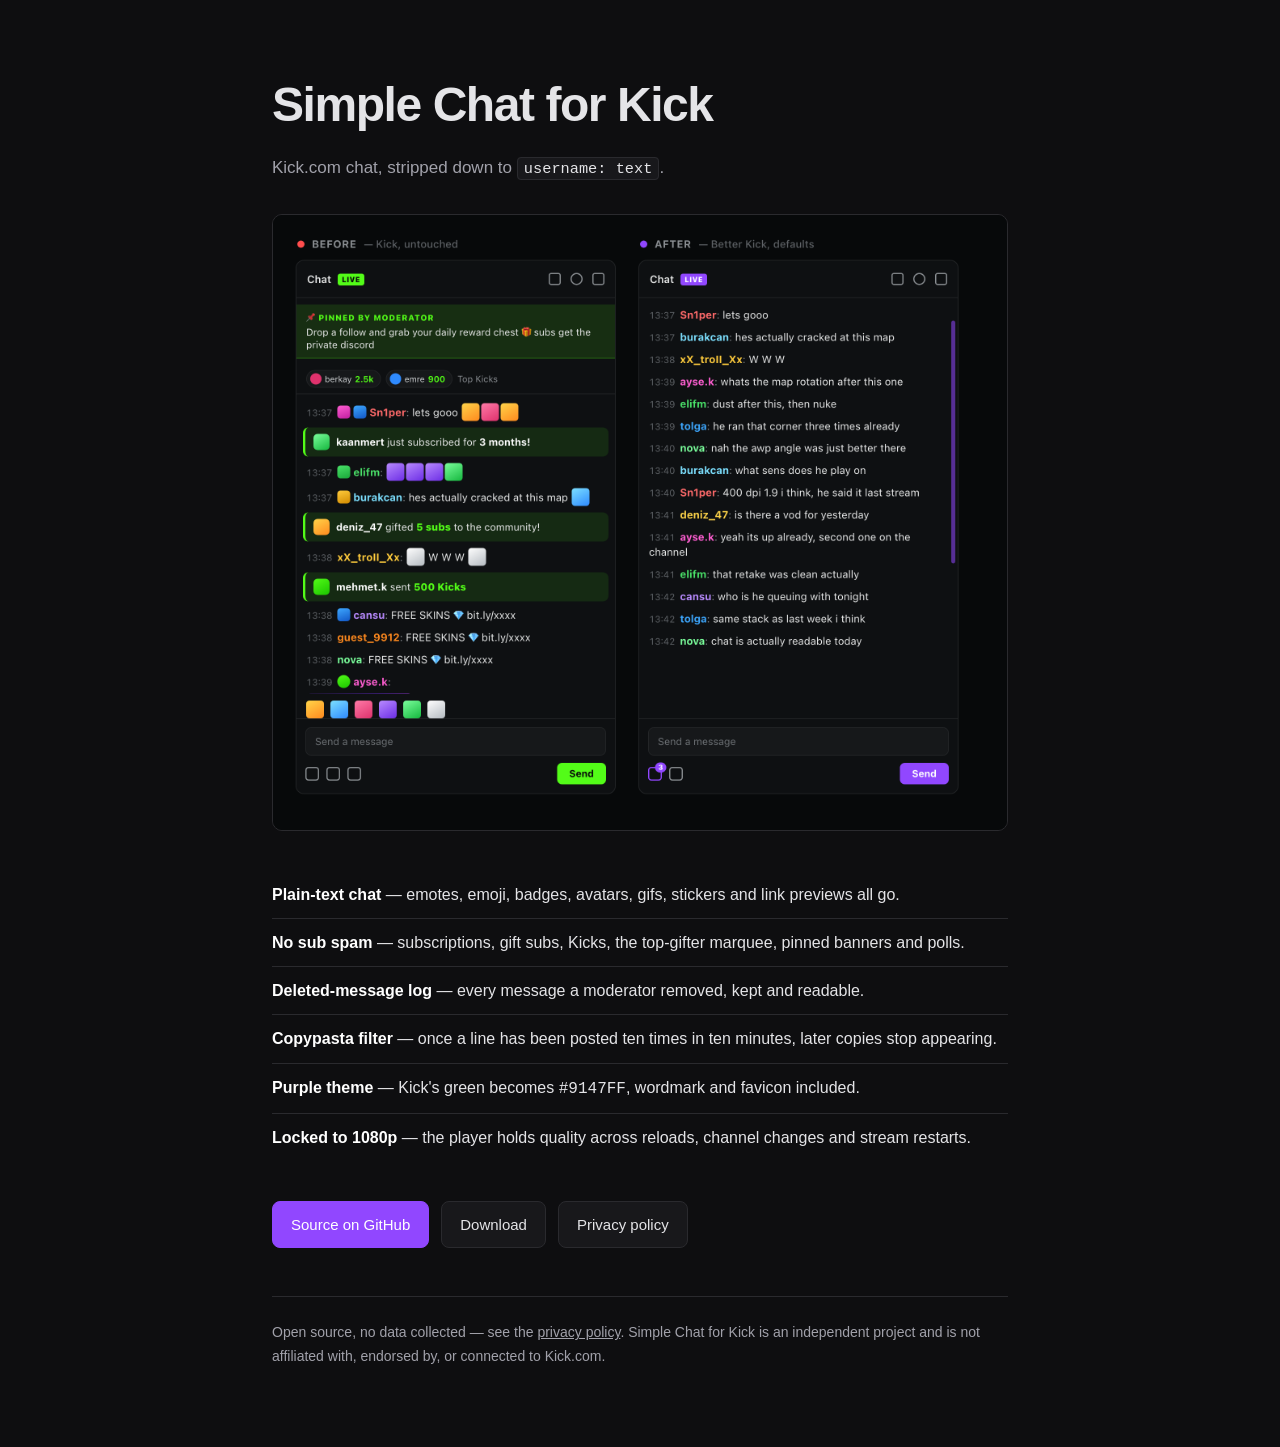
<file: docs/index.html>
<!DOCTYPE html>
<html lang="en">
<head>
<meta charset="utf-8">
<meta name="viewport" content="width=device-width, initial-scale=1">
<title>Simple Chat for Kick</title>
<meta name="description" content="Kick.com chat, stripped down to username: text. No emotes, no badges, no sub spam — plus a log of every deleted message.">
<link rel="icon" href="data:image/svg+xml,<svg xmlns='http://www.w3.org/2000/svg' viewBox='0 0 100 100'><rect width='100' height='100' rx='20' fill='%239147ff'/></svg>">
<style>
  :root {
    --bg: #0e0e10;
    --panel: #18181b;
    --line: #2a2a2e;
    --text: #e4e4e7;
    --muted: #a1a1aa;
    --accent: #9147ff;
  }
  * { box-sizing: border-box; }
  body {
    margin: 0;
    padding: 4rem 1.25rem 5rem;
    background: var(--bg);
    color: var(--text);
    font: 16px/1.7 -apple-system, BlinkMacSystemFont, "Segoe UI", Roboto, Helvetica, Arial, sans-serif;
    -webkit-font-smoothing: antialiased;
  }
  main { max-width: 46rem; margin: 0 auto; }
  a { color: var(--accent); }
  h1 {
    font-size: clamp(2rem, 7vw, 3rem);
    margin: 0 0 .5rem;
    letter-spacing: -.03em;
  }
  .tag { color: var(--muted); font-size: 1.0625rem; margin: 0 0 2rem; }
  .tag code {
    background: var(--panel);
    border: 1px solid var(--line);
    border-radius: 4px;
    padding: .1em .4em;
    font-family: ui-monospace, SFMono-Regular, Menlo, Consolas, monospace;
    font-size: .9em;
    color: var(--text);
  }
  .shot {
    display: block;
    width: 100%;
    height: auto;
    border: 1px solid var(--line);
    border-radius: 10px;
    margin: 0 0 2.5rem;
  }
  ul.features { list-style: none; padding: 0; margin: 0 0 2.5rem; }
  ul.features li {
    padding: .625rem 0;
    border-bottom: 1px solid var(--line);
  }
  ul.features li:last-child { border-bottom: 0; }
  ul.features strong { color: #fff; }
  .links { display: flex; flex-wrap: wrap; gap: .75rem; margin-bottom: 3rem; }
  .btn {
    display: inline-block;
    padding: .625rem 1.125rem;
    border-radius: 8px;
    border: 1px solid var(--line);
    background: var(--panel);
    color: var(--text);
    text-decoration: none;
    font-size: .9375rem;
  }
  .btn:hover { border-color: var(--accent); color: #fff; }
  .btn.primary { background: var(--accent); border-color: var(--accent); color: #fff; }
  .btn.primary:hover { background: #a970ff; border-color: #a970ff; }
  footer {
    padding-top: 1.5rem;
    border-top: 1px solid var(--line);
    color: var(--muted);
    font-size: .875rem;
  }
  footer a { color: var(--muted); }
  footer a:hover { color: var(--accent); }
</style>
</head>
<body>
<main>
  <h1>Simple Chat for Kick</h1>
  <p class="tag">Kick.com chat, stripped down to <code>username: text</code>.</p>

  <img class="shot" src="images/chat-before-after.png"
       alt="The same forty seconds of Kick chat, with and without Simple Chat for Kick. On the left, emotes, badges, sub events and copypasta crowd out roughly four real sentences. On the right, fifteen plain-text messages fit in the same space.">

  <ul class="features">
    <li><strong>Plain-text chat</strong> — emotes, emoji, badges, avatars, gifs, stickers and link previews all go.</li>
    <li><strong>No sub spam</strong> — subscriptions, gift subs, Kicks, the top-gifter marquee, pinned banners and polls.</li>
    <li><strong>Deleted-message log</strong> — every message a moderator removed, kept and readable.</li>
    <li><strong>Copypasta filter</strong> — once a line has been posted ten times in ten minutes, later copies stop appearing.</li>
    <li><strong>Purple theme</strong> — Kick's green becomes <code>#9147FF</code>, wordmark and favicon included.</li>
    <li><strong>Locked to 1080p</strong> — the player holds quality across reloads, channel changes and stream restarts.</li>
  </ul>

  <div class="links">
    <a class="btn primary" href="https://github.com/firatmelih/better-kick-chrome-extension">Source on GitHub</a>
    <a class="btn" href="https://github.com/firatmelih/better-kick-chrome-extension/releases/latest">Download</a>
    <a class="btn" href="privacy.html">Privacy policy</a>
  </div>

  <footer>
    Open source, no data collected — see the <a href="privacy.html">privacy policy</a>.
    Simple Chat for Kick is an independent project and is not affiliated with, endorsed by, or
    connected to Kick.com.
  </footer>
</main>
</body>
</html>
</file>
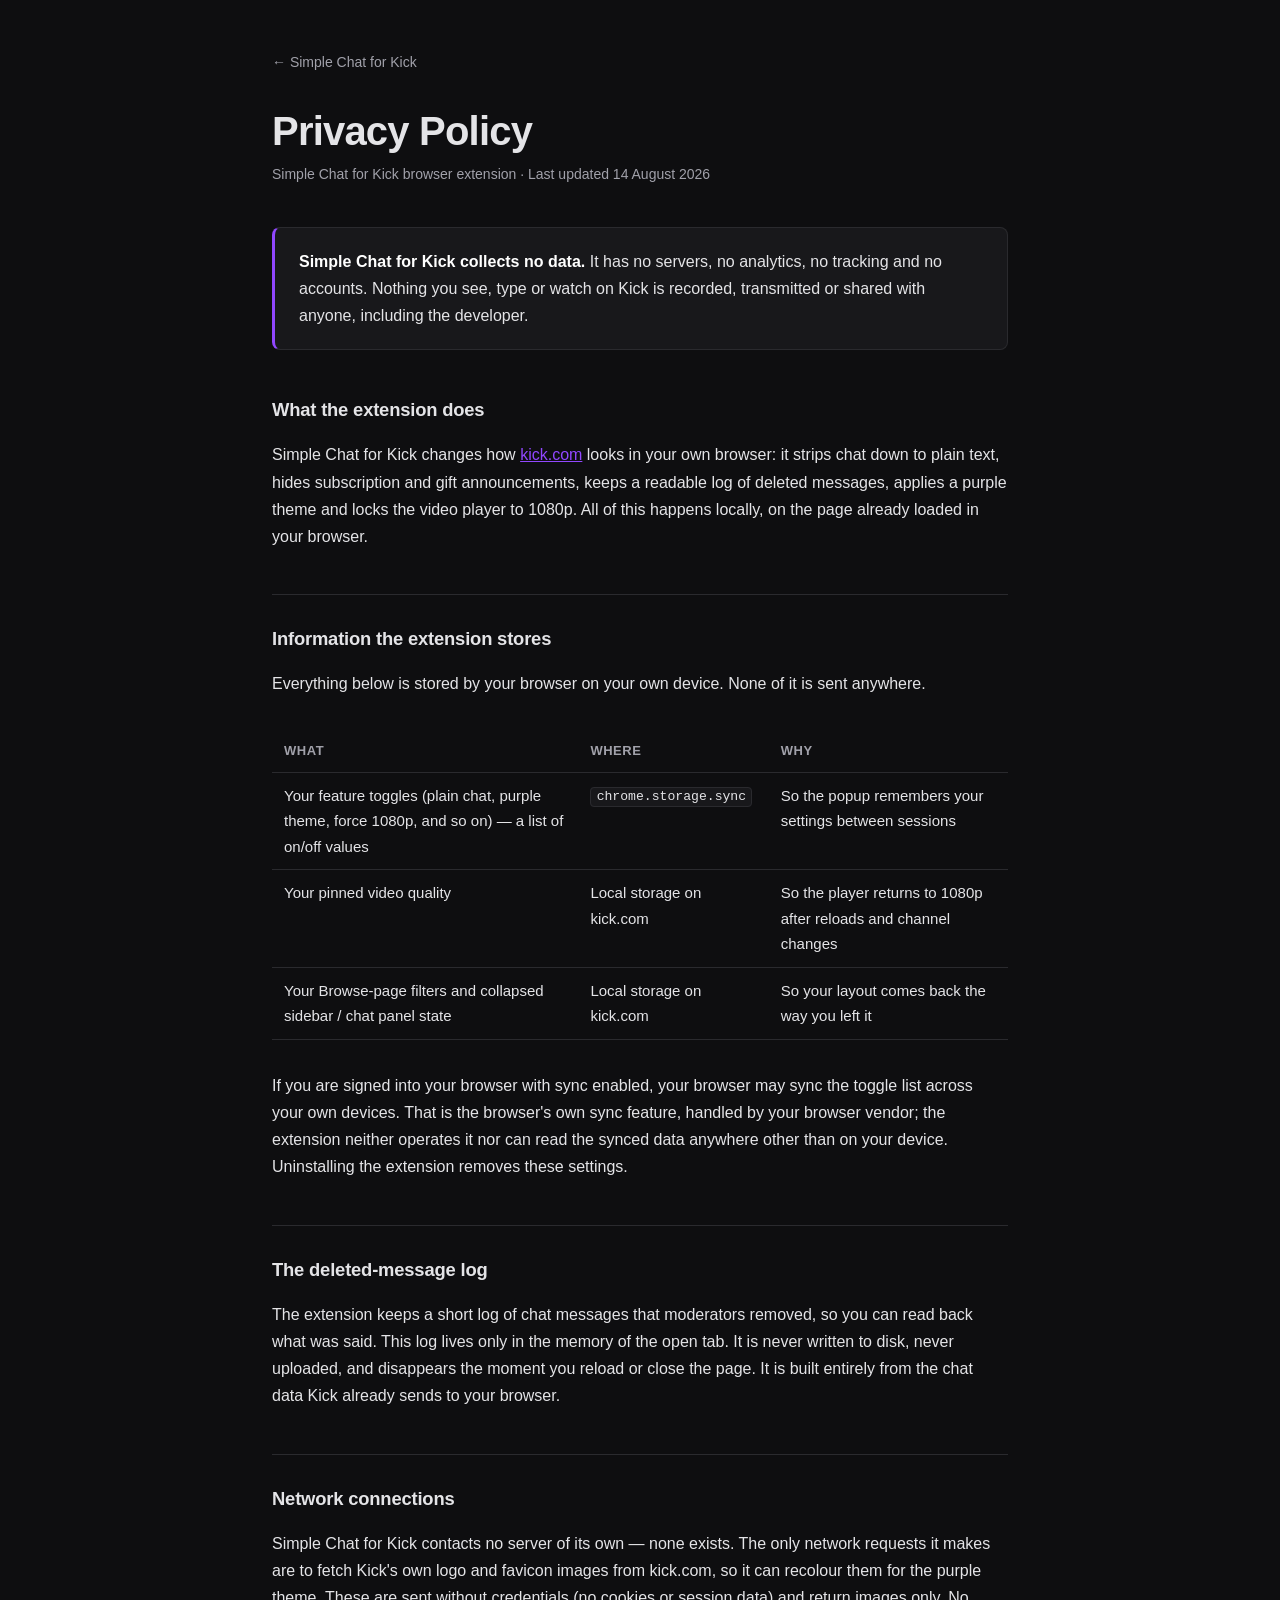
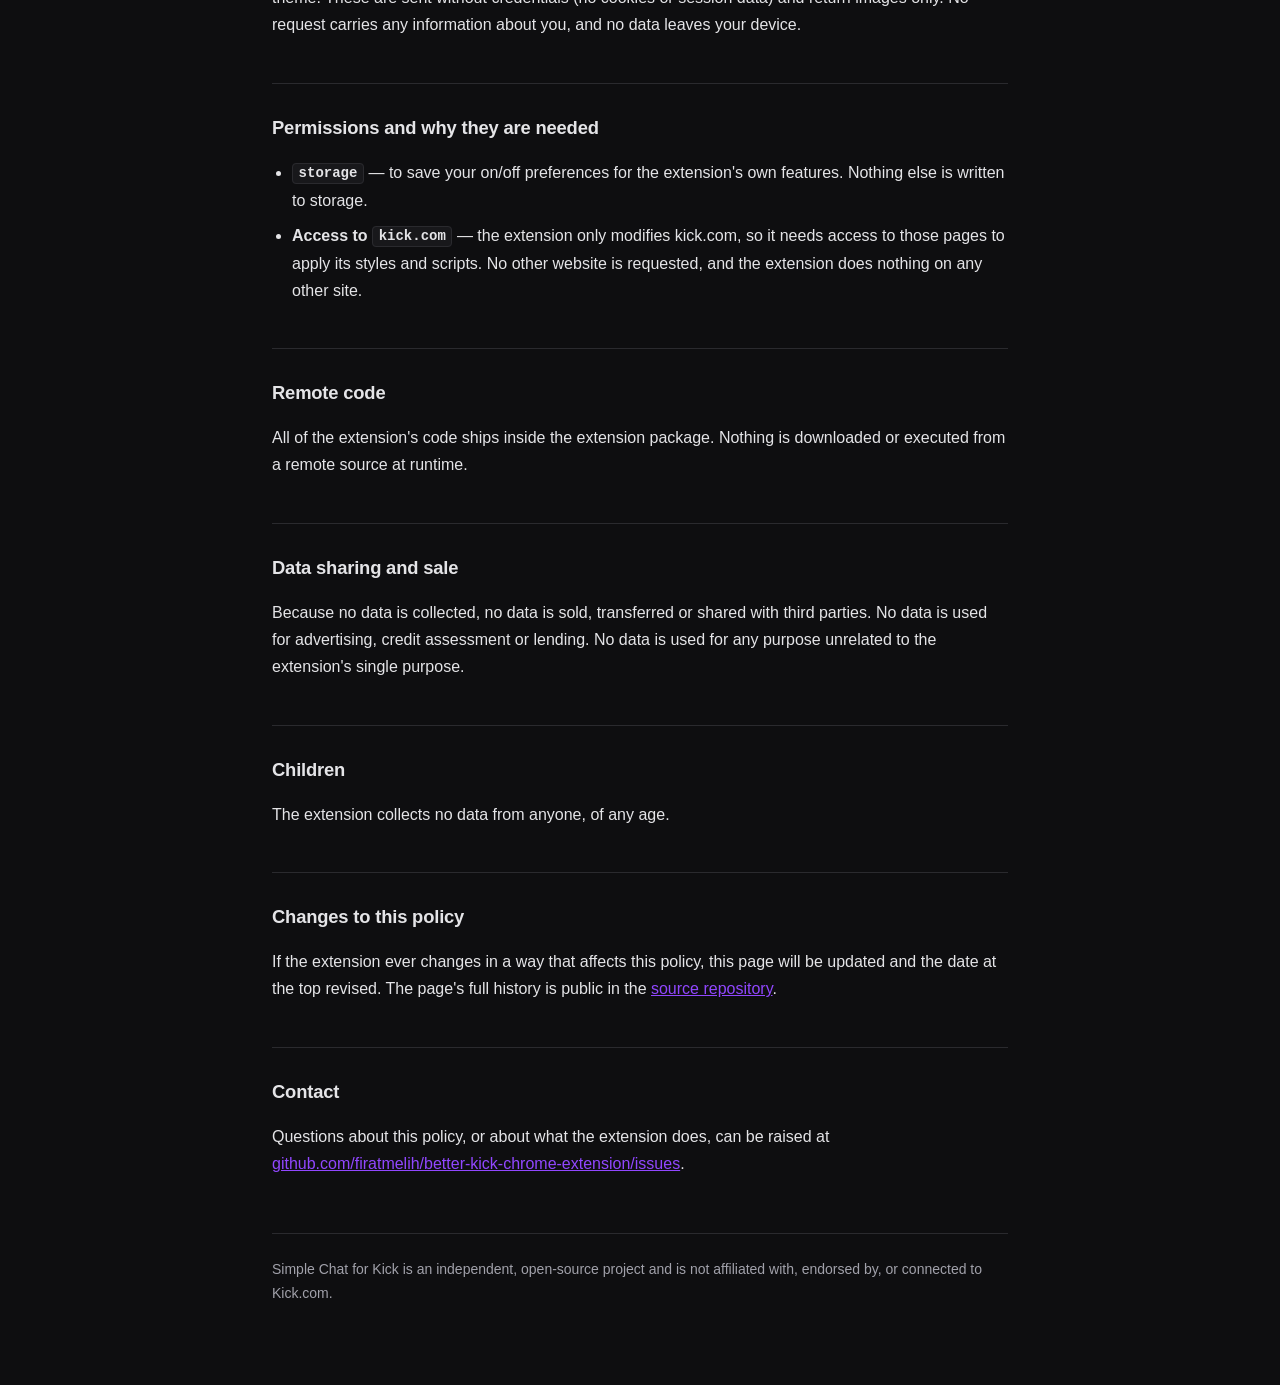
<file: docs/privacy.html>
<!DOCTYPE html>
<html lang="en">
<head>
<meta charset="utf-8">
<meta name="viewport" content="width=device-width, initial-scale=1">
<title>Privacy Policy — Simple Chat for Kick</title>
<meta name="description" content="Privacy policy for the Simple Chat for Kick browser extension. Simple Chat for Kick collects no data.">
<link rel="icon" href="data:image/svg+xml,<svg xmlns='http://www.w3.org/2000/svg' viewBox='0 0 100 100'><rect width='100' height='100' rx='20' fill='%239147ff'/></svg>">
<style>
  :root {
    --bg: #0e0e10;
    --panel: #18181b;
    --line: #2a2a2e;
    --text: #e4e4e7;
    --muted: #a1a1aa;
    --accent: #9147ff;
  }
  * { box-sizing: border-box; }
  body {
    margin: 0;
    padding: 3rem 1.25rem 5rem;
    background: var(--bg);
    color: var(--text);
    font: 16px/1.7 -apple-system, BlinkMacSystemFont, "Segoe UI", Roboto, Helvetica, Arial, sans-serif;
    -webkit-font-smoothing: antialiased;
  }
  main { max-width: 46rem; margin: 0 auto; }
  a { color: var(--accent); }
  a:hover { color: #a970ff; }
  .back {
    display: inline-block;
    margin-bottom: 2rem;
    font-size: .875rem;
    color: var(--muted);
    text-decoration: none;
  }
  .back:hover { color: var(--accent); }
  h1 {
    font-size: clamp(1.75rem, 5vw, 2.5rem);
    line-height: 1.2;
    margin: 0 0 .5rem;
    letter-spacing: -.02em;
  }
  .updated { color: var(--muted); font-size: .875rem; margin: 0 0 2.5rem; }
  h2 {
    font-size: 1.15rem;
    margin: 2.75rem 0 .75rem;
    padding-top: 1.75rem;
    border-top: 1px solid var(--line);
    letter-spacing: -.01em;
  }
  h2:first-of-type { border-top: 0; padding-top: 0; }
  p, li { color: var(--text); }
  ul { padding-left: 1.25rem; }
  li { margin-bottom: .5rem; }
  code {
    background: var(--panel);
    border: 1px solid var(--line);
    border-radius: 4px;
    padding: .1em .4em;
    font-family: ui-monospace, SFMono-Regular, Menlo, Consolas, monospace;
    font-size: .875em;
  }
  .lede {
    background: var(--panel);
    border: 1px solid var(--line);
    border-left: 3px solid var(--accent);
    border-radius: 8px;
    padding: 1.25rem 1.5rem;
    margin: 0 0 2.5rem;
  }
  .lede p { margin: 0; }
  .lede strong { color: #fff; }
  table {
    width: 100%;
    border-collapse: collapse;
    margin: 1rem 0;
    font-size: .9375rem;
  }
  th, td {
    text-align: left;
    padding: .625rem .75rem;
    border-bottom: 1px solid var(--line);
    vertical-align: top;
  }
  th { color: var(--muted); font-weight: 600; font-size: .8125rem; text-transform: uppercase; letter-spacing: .04em; }
  .wrap { overflow-x: auto; }
  footer {
    margin-top: 3.5rem;
    padding-top: 1.5rem;
    border-top: 1px solid var(--line);
    color: var(--muted);
    font-size: .875rem;
  }
</style>
</head>
<body>
<main>
  <a class="back" href="./">&larr; Simple Chat for Kick</a>

  <h1>Privacy Policy</h1>
  <p class="updated">Simple Chat for Kick browser extension · Last updated 14 August 2026</p>

  <div class="lede">
    <p><strong>Simple Chat for Kick collects no data.</strong> It has no servers, no analytics, no
    tracking and no accounts. Nothing you see, type or watch on Kick is recorded,
    transmitted or shared with anyone, including the developer.</p>
  </div>

  <h2>What the extension does</h2>
  <p>Simple Chat for Kick changes how <a href="https://kick.com" rel="noopener">kick.com</a> looks in
  your own browser: it strips chat down to plain text, hides subscription and gift
  announcements, keeps a readable log of deleted messages, applies a purple theme and locks
  the video player to 1080p. All of this happens locally, on the page already loaded in your
  browser.</p>

  <h2>Information the extension stores</h2>
  <p>Everything below is stored by your browser on your own device. None of it is sent
  anywhere.</p>
  <div class="wrap">
  <table>
    <thead>
      <tr><th>What</th><th>Where</th><th>Why</th></tr>
    </thead>
    <tbody>
      <tr>
        <td>Your feature toggles (plain chat, purple theme, force 1080p, and so on) — a list of on/off values</td>
        <td><code>chrome.storage.sync</code></td>
        <td>So the popup remembers your settings between sessions</td>
      </tr>
      <tr>
        <td>Your pinned video quality</td>
        <td>Local storage on kick.com</td>
        <td>So the player returns to 1080p after reloads and channel changes</td>
      </tr>
      <tr>
        <td>Your Browse-page filters and collapsed sidebar / chat panel state</td>
        <td>Local storage on kick.com</td>
        <td>So your layout comes back the way you left it</td>
      </tr>
    </tbody>
  </table>
  </div>
  <p>If you are signed into your browser with sync enabled, your browser may sync the
  toggle list across your own devices. That is the browser's own sync feature, handled by
  your browser vendor; the extension neither operates it nor can read the synced data
  anywhere other than on your device. Uninstalling the extension removes these settings.</p>

  <h2>The deleted-message log</h2>
  <p>The extension keeps a short log of chat messages that moderators removed, so you can
  read back what was said. This log lives only in the memory of the open tab. It is never
  written to disk, never uploaded, and disappears the moment you reload or close the page.
  It is built entirely from the chat data Kick already sends to your browser.</p>

  <h2>Network connections</h2>
  <p>Simple Chat for Kick contacts no server of its own — none exists. The only network requests it
  makes are to fetch Kick's own logo and favicon images from kick.com, so it can recolour
  them for the purple theme. These are sent without credentials (no cookies or session
  data) and return images only. No request carries any information about you, and no data
  leaves your device.</p>

  <h2>Permissions and why they are needed</h2>
  <ul>
    <li><strong><code>storage</code></strong> — to save your on/off preferences for the
    extension's own features. Nothing else is written to storage.</li>
    <li><strong>Access to <code>kick.com</code></strong> — the extension only modifies
    kick.com, so it needs access to those pages to apply its styles and scripts. No other
    website is requested, and the extension does nothing on any other site.</li>
  </ul>

  <h2>Remote code</h2>
  <p>All of the extension's code ships inside the extension package. Nothing is downloaded
  or executed from a remote source at runtime.</p>

  <h2>Data sharing and sale</h2>
  <p>Because no data is collected, no data is sold, transferred or shared with third
  parties. No data is used for advertising, credit assessment or lending. No data is used
  for any purpose unrelated to the extension's single purpose.</p>

  <h2>Children</h2>
  <p>The extension collects no data from anyone, of any age.</p>

  <h2>Changes to this policy</h2>
  <p>If the extension ever changes in a way that affects this policy, this page will be
  updated and the date at the top revised. The page's full history is public in the
  <a href="https://github.com/firatmelih/better-kick-chrome-extension" rel="noopener">source
  repository</a>.</p>

  <h2>Contact</h2>
  <p>Questions about this policy, or about what the extension does, can be raised at
  <a href="https://github.com/firatmelih/better-kick-chrome-extension/issues" rel="noopener">github.com/firatmelih/better-kick-chrome-extension/issues</a>.</p>

  <footer>
    Simple Chat for Kick is an independent, open-source project and is not affiliated with,
    endorsed by, or connected to Kick.com.
  </footer>
</main>
</body>
</html>
</file>
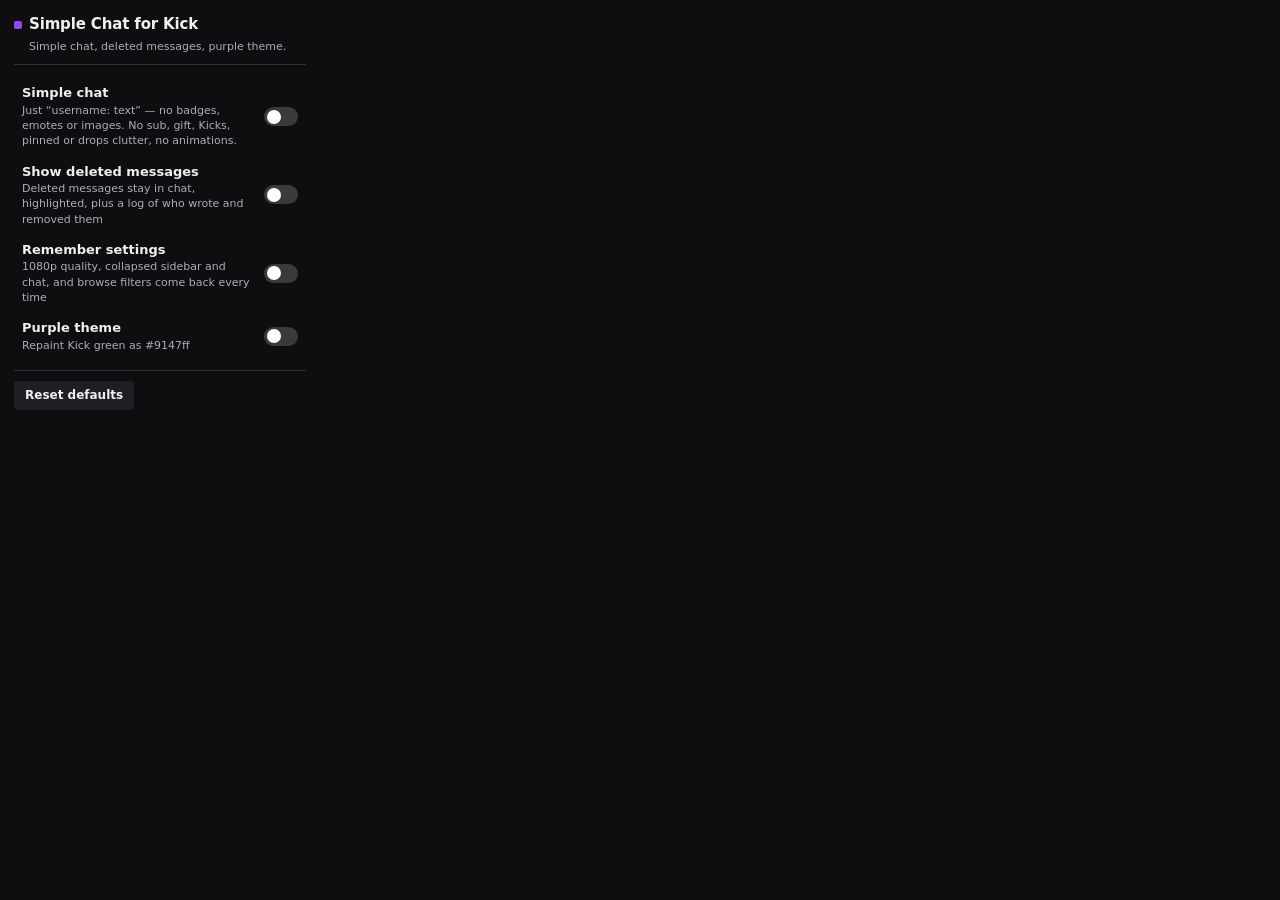
<file: src/popup.html>
<!DOCTYPE html>
<html lang="en">
  <head>
    <meta charset="utf-8" />
    <title>Simple Chat for Kick</title>
    <link rel="stylesheet" href="popup.css" />
  </head>
  <body>
    <header>
      <h1>Simple Chat for Kick</h1>
      <p class="sub">Simple chat, deleted messages, purple theme.</p>
    </header>

    <ul class="opts">
      <li>
        <label for="simpleChat">
          <span class="t">Simple chat</span>
          <span class="d">Just &ldquo;username: text&rdquo; &mdash; no badges, emotes or images. No sub, gift, Kicks, pinned or drops clutter, no animations.</span>
        </label>
        <input type="checkbox" id="simpleChat" />
      </li>
      <li>
        <label for="showDeleted">
          <span class="t">Show deleted messages</span>
          <span class="d">Deleted messages stay in chat, highlighted, plus a log of who wrote and removed them</span>
        </label>
        <input type="checkbox" id="showDeleted" />
      </li>
      <li>
        <label for="rememberSettings">
          <span class="t">Remember settings</span>
          <span class="d">1080p quality, collapsed sidebar and chat, and browse filters come back every time</span>
        </label>
        <input type="checkbox" id="rememberSettings" />
      </li>
      <li>
        <label for="purpleTheme">
          <span class="t">Purple theme</span>
          <span class="d">Repaint Kick green as #9147ff</span>
        </label>
        <input type="checkbox" id="purpleTheme" />
      </li>
    </ul>

    <footer>
      <button id="reset" type="button">Reset defaults</button>
      <span id="status" class="status"></span>
    </footer>

    <script src="popup.js"></script>
  </body>
</html>
</file>
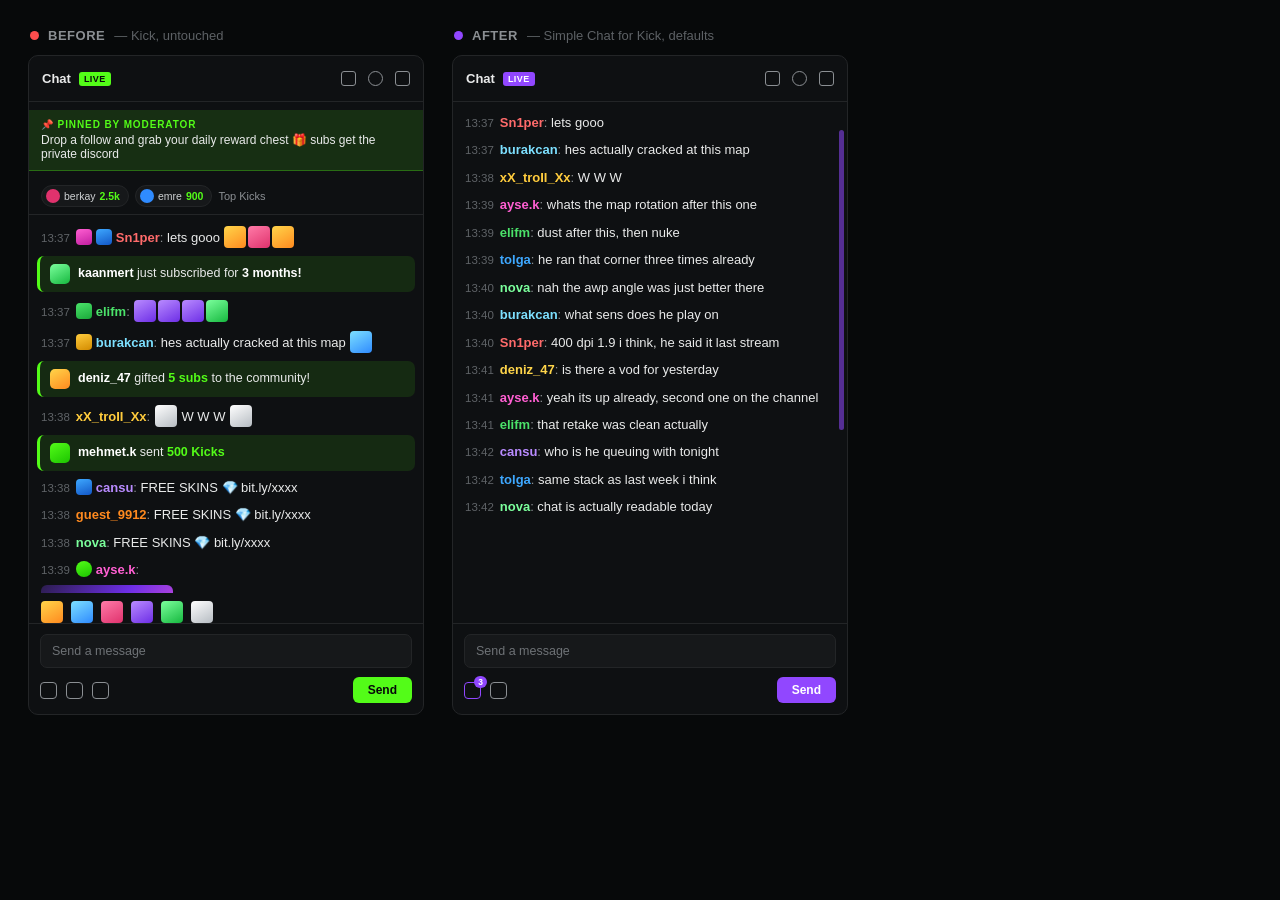
<file: docs/mockups/hero.html>
<!doctype html>
<html lang="en">
<head>
<meta charset="utf-8">
<link rel="stylesheet" href="chat.css">
</head>
<body>

<!-- ============================= BEFORE ============================= -->
<div class="wrap before-scope">
  <div class="caption before">
    <span class="dot"></span>Before
    <span class="note">— Kick, untouched</span>
  </div>

  <div class="panel">
    <div class="head">
      <span class="t">Chat</span>
      <span class="icons"><i></i><i class="round"></i><i></i></span>
    </div>

    <div class="list">
      <div class="pinned">
        <span class="lab">📌 Pinned by moderator</span>
        Drop a follow and grab your daily reward chest 🎁 subs get the private discord
      </div>

      <div class="kickbar">
        <span class="pill"><span class="av" style="background:#e0326d"></span>berkay <b style="color:#53fc18">2.5k</b></span>
        <span class="pill"><span class="av" style="background:#2f8bff"></span>emre <b style="color:#53fc18">900</b></span>
        <span>Top Kicks</span>
      </div>

      <div class="row">
        <span class="time">13:37</span><span class="badge vip"></span><span class="badge sub"></span><span class="name" style="color:#ff6b6b">Sn1per</span><span class="sep">: </span><span class="msg">lets gooo <span class="emote a"></span><span class="emote c"></span><span class="emote a"></span></span>
      </div>

      <div class="event sub">
        <span class="glyph"></span><span><b>kaanmert</b> just subscribed for <b>3 months!</b></span>
      </div>

      <div class="row">
        <span class="time">13:37</span><span class="badge mod"></span><span class="name" style="color:#4be36a">elifm</span><span class="sep">: </span><span class="msg"><span class="emote d"></span><span class="emote d"></span><span class="emote d"></span><span class="emote e"></span></span>
      </div>

      <div class="row">
        <span class="time">13:37</span><span class="badge og"></span><span class="name" style="color:#7de0ff">burakcan</span><span class="sep">: </span><span class="msg">hes actually cracked at this map <span class="emote b"></span></span>
      </div>

      <div class="event gift">
        <span class="glyph"></span><span><b>deniz_47</b> gifted <span class="amt">5 subs</span> to the community!</span>
      </div>

      <div class="row">
        <span class="time">13:38</span><span class="name" style="color:#ffcc3d">xX_troII_Xx</span><span class="sep">: </span><span class="msg"><span class="emote f"></span> W W W <span class="emote f"></span></span>
      </div>

      <div class="event kicks">
        <span class="glyph"></span><span><b>mehmet.k</b> sent <span class="amt">500 Kicks</span></span>
      </div>

      <div class="row">
        <span class="time">13:38</span><span class="badge sub"></span><span class="name" style="color:#b98bff">cansu</span><span class="sep">: </span><span class="msg">FREE SKINS 💎 bit.ly/xxxx</span>
      </div>

      <div class="row">
        <span class="time">13:38</span><span class="name" style="color:#ff8a1f">guest_9912</span><span class="sep">: </span><span class="msg">FREE SKINS 💎 bit.ly/xxxx</span>
      </div>

      <div class="row">
        <span class="time">13:38</span><span class="name" style="color:#7bff9c">nova</span><span class="sep">: </span><span class="msg">FREE SKINS 💎 bit.ly/xxxx</span>
      </div>

      <div class="row">
        <span class="time">13:39</span><span class="badge verif"></span><span class="name" style="color:#ff5fd2">ayse.k</span><span class="sep">: </span><span class="msg"><span class="gif"></span></span>
      </div>
    </div>

    <div class="quickemotes">
      <span class="emote a"></span><span class="emote b"></span><span class="emote c"></span>
      <span class="emote d"></span><span class="emote e"></span><span class="emote f"></span>
    </div>

    <div class="foot">
      <div class="box">Send a message</div>
      <div class="tools">
        <span class="ico"></span><span class="ico"></span><span class="ico"></span>
        <span class="spacer"></span>
        <span class="send">Send</span>
      </div>
    </div>
  </div>
</div>

<!-- ============================= AFTER ============================= -->
<div class="wrap after-scope">
  <div class="caption after">
    <span class="dot"></span>After
    <span class="note">— Simple Chat for Kick, defaults</span>
  </div>

  <div class="panel">
    <div class="scrollbar"></div>

    <div class="head">
      <span class="t">Chat</span>
      <span class="icons"><i></i><i class="round"></i><i></i></span>
    </div>

    <div class="list">
      <div class="row">
        <span class="time">13:37</span><span class="name" style="color:#ff6b6b">Sn1per</span><span class="sep">: </span><span class="msg">lets gooo</span>
      </div>
      <div class="row">
        <span class="time">13:37</span><span class="name" style="color:#7de0ff">burakcan</span><span class="sep">: </span><span class="msg">hes actually cracked at this map</span>
      </div>
      <div class="row">
        <span class="time">13:38</span><span class="name" style="color:#ffcc3d">xX_troII_Xx</span><span class="sep">: </span><span class="msg">W W W</span>
      </div>
      <div class="row">
        <span class="time">13:39</span><span class="name" style="color:#ff5fd2">ayse.k</span><span class="sep">: </span><span class="msg">whats the map rotation after this one</span>
      </div>
      <div class="row">
        <span class="time">13:39</span><span class="name" style="color:#4be36a">elifm</span><span class="sep">: </span><span class="msg">dust after this, then nuke</span>
      </div>
      <div class="row">
        <span class="time">13:39</span><span class="name" style="color:#3ea8ff">tolga</span><span class="sep">: </span><span class="msg">he ran that corner three times already</span>
      </div>
      <div class="row">
        <span class="time">13:40</span><span class="name" style="color:#7bff9c">nova</span><span class="sep">: </span><span class="msg">nah the awp angle was just better there</span>
      </div>
      <div class="row">
        <span class="time">13:40</span><span class="name" style="color:#7de0ff">burakcan</span><span class="sep">: </span><span class="msg">what sens does he play on</span>
      </div>
      <div class="row">
        <span class="time">13:40</span><span class="name" style="color:#ff6b6b">Sn1per</span><span class="sep">: </span><span class="msg">400 dpi 1.9 i think, he said it last stream</span>
      </div>
      <div class="row">
        <span class="time">13:41</span><span class="name" style="color:#ffd54a">deniz_47</span><span class="sep">: </span><span class="msg">is there a vod for yesterday</span>
      </div>
      <div class="row">
        <span class="time">13:41</span><span class="name" style="color:#ff5fd2">ayse.k</span><span class="sep">: </span><span class="msg">yeah its up already, second one on the channel</span>
      </div>
      <div class="row">
        <span class="time">13:41</span><span class="name" style="color:#4be36a">elifm</span><span class="sep">: </span><span class="msg">that retake was clean actually</span>
      </div>
      <div class="row">
        <span class="time">13:42</span><span class="name" style="color:#b98bff">cansu</span><span class="sep">: </span><span class="msg">who is he queuing with tonight</span>
      </div>
      <div class="row">
        <span class="time">13:42</span><span class="name" style="color:#3ea8ff">tolga</span><span class="sep">: </span><span class="msg">same stack as last week i think</span>
      </div>
      <div class="row">
        <span class="time">13:42</span><span class="name" style="color:#7bff9c">nova</span><span class="sep">: </span><span class="msg">chat is actually readable today</span>
      </div>
    </div>

    <div class="foot">
      <div class="box">Send a message</div>
      <div class="tools">
        <span class="trash"></span><span class="ico"></span>
        <span class="spacer"></span>
        <span class="send">Send</span>
      </div>
    </div>
  </div>
</div>

</body>
</html>
</file>
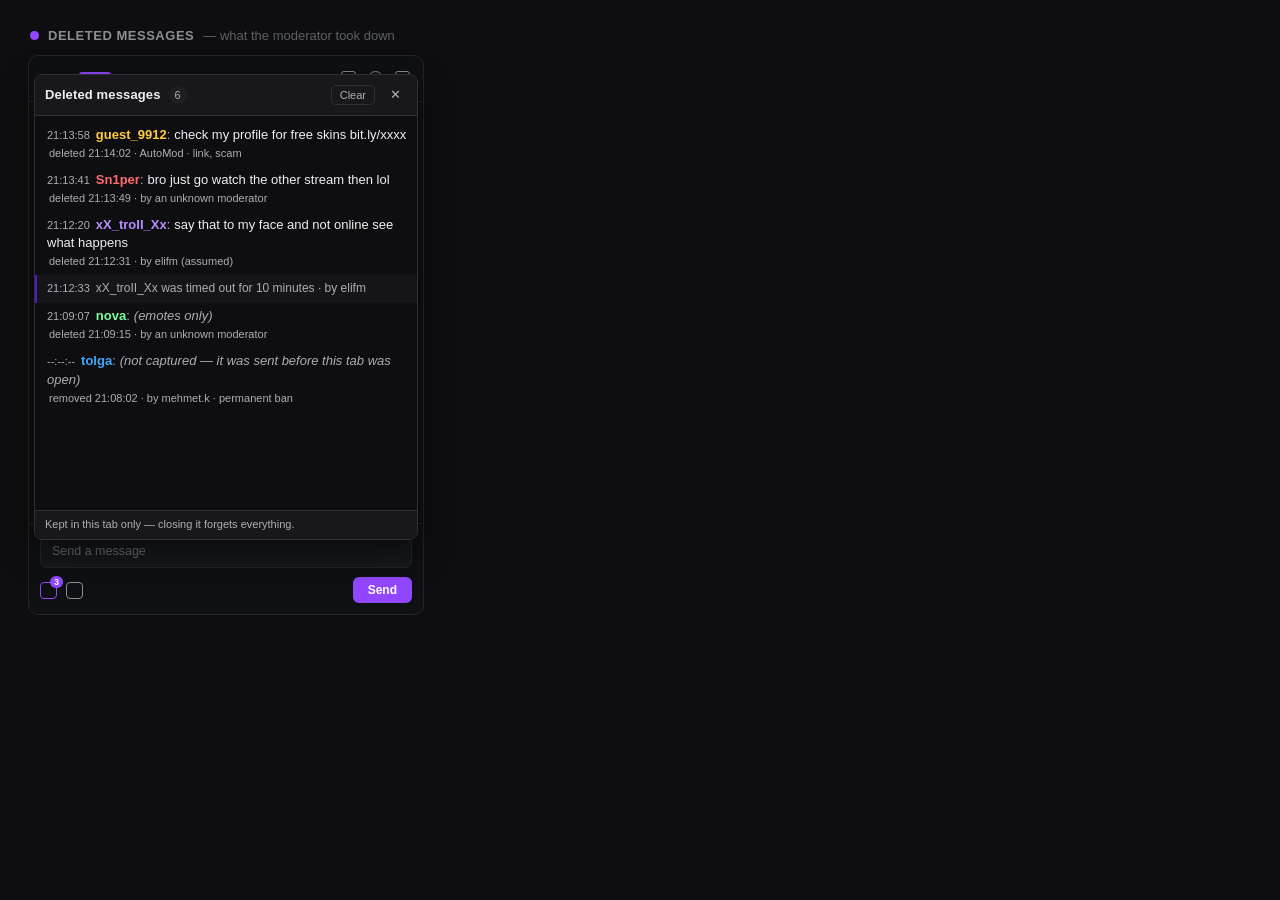
<file: docs/mockups/log.html>
<!doctype html>
<!-- The deleted-messages window, built from the extension's real markup and
     its real stylesheet (src/kick.css) — only the entries are invented. -->
<html lang="en" data-bpk-theme="on" data-bpk-anim="on">
<head>
<meta charset="utf-8">
<link rel="stylesheet" href="chat.css">
<link rel="stylesheet" href="../../src/kick.css">
<style>
  body { display: block; width: 452px; } .panel { height: 560px; }
  .bpk-log { font-family: -apple-system, "SF Pro Text", "Helvetica Neue", Arial, sans-serif; }
  .stage { position: relative; }
</style>
</head>
<body class="after-scope">

<div class="wrap">
  <div class="caption after">
    <span class="dot"></span>Deleted messages
    <span class="note">— what the moderator took down</span>
  </div>

  <div class="stage">
    <div class="panel">
      <div class="head">
        <span class="t">Chat</span>
        <span class="icons"><i></i><i class="round"></i><i></i></span>
      </div>
      <div class="list">
        <div class="row"><span class="time">21:14</span><span class="name" style="color:#7de0ff">burakcan</span><span class="sep">: </span><span class="msg">wait what did he just say</span></div>
        <div class="row"><span class="time">21:14</span><span class="name" style="color:#ff5fd2">ayse.k</span><span class="sep">: </span><span class="msg">mods are quick today</span></div>
      </div>
      <div class="foot">
        <div class="box">Send a message</div>
        <div class="tools">
          <span class="trash"></span><span class="ico"></span>
          <span class="spacer"></span>
          <span class="send">Send</span>
        </div>
      </div>
    </div>

    <!-- .bpk-log, exactly as content.js builds it -->
    <div class="bpk-log bpk-on" style="left:34px; top:74px; width:384px; height:466px;">
      <div class="bpk-log-head">
        <span class="bpk-log-title">Deleted messages</span>
        <span class="bpk-log-n">6</span>
        <button class="bpk-log-clear">Clear</button>
        <button class="bpk-log-x">&#10005;</button>
      </div>

      <div class="bpk-log-body">
        <div class="bpk-log-row">
          <div class="bpk-log-msg">
            <span class="bpk-log-time">21:13:58</span><span class="bpk-log-user" style="color:#ffcc3d">guest_9912</span><span class="bpk-log-sep">:</span><span class="bpk-log-text">check my profile for free skins bit.ly/xxxx</span>
          </div>
          <div class="bpk-log-meta">deleted 21:14:02 &middot; AutoMod &middot; link, scam</div>
        </div>

        <div class="bpk-log-row">
          <div class="bpk-log-msg">
            <span class="bpk-log-time">21:13:41</span><span class="bpk-log-user" style="color:#ff6b6b">Sn1per</span><span class="bpk-log-sep">:</span><span class="bpk-log-text">bro just go watch the other stream then lol</span>
          </div>
          <div class="bpk-log-meta">deleted 21:13:49 &middot; by an unknown moderator</div>
        </div>

        <div class="bpk-log-row">
          <div class="bpk-log-msg">
            <span class="bpk-log-time">21:12:20</span><span class="bpk-log-user" style="color:#b98bff">xX_troII_Xx</span><span class="bpk-log-sep">:</span><span class="bpk-log-text">say that to my face and not online see what happens</span>
          </div>
          <div class="bpk-log-meta">deleted 21:12:31 &middot; by elifm (assumed)</div>
        </div>

        <div class="bpk-log-row bpk-log-notice">
          <div class="bpk-log-msg">
            <span class="bpk-log-time">21:12:33</span><span class="bpk-log-say">xX_troII_Xx was timed out for 10 minutes &middot; by elifm</span>
          </div>
        </div>

        <div class="bpk-log-row">
          <div class="bpk-log-msg">
            <span class="bpk-log-time">21:09:07</span><span class="bpk-log-user" style="color:#7bff9c">nova</span><span class="bpk-log-sep">:</span><span class="bpk-log-text bpk-log-dim">(emotes only)</span>
          </div>
          <div class="bpk-log-meta">deleted 21:09:15 &middot; by an unknown moderator</div>
        </div>

        <div class="bpk-log-row">
          <div class="bpk-log-msg">
            <span class="bpk-log-time">--:--:--</span><span class="bpk-log-user" style="color:#3ea8ff">tolga</span><span class="bpk-log-sep">:</span><span class="bpk-log-text bpk-log-dim">(not captured — it was sent before this tab was open)</span>
          </div>
          <div class="bpk-log-meta">removed 21:08:02 &middot; by mehmet.k &middot; permanent ban</div>
        </div>
      </div>

      <div class="bpk-log-foot">Kept in this tab only — closing it forgets everything.</div>
    </div>
  </div>
</div>

</body>
</html>
</file>
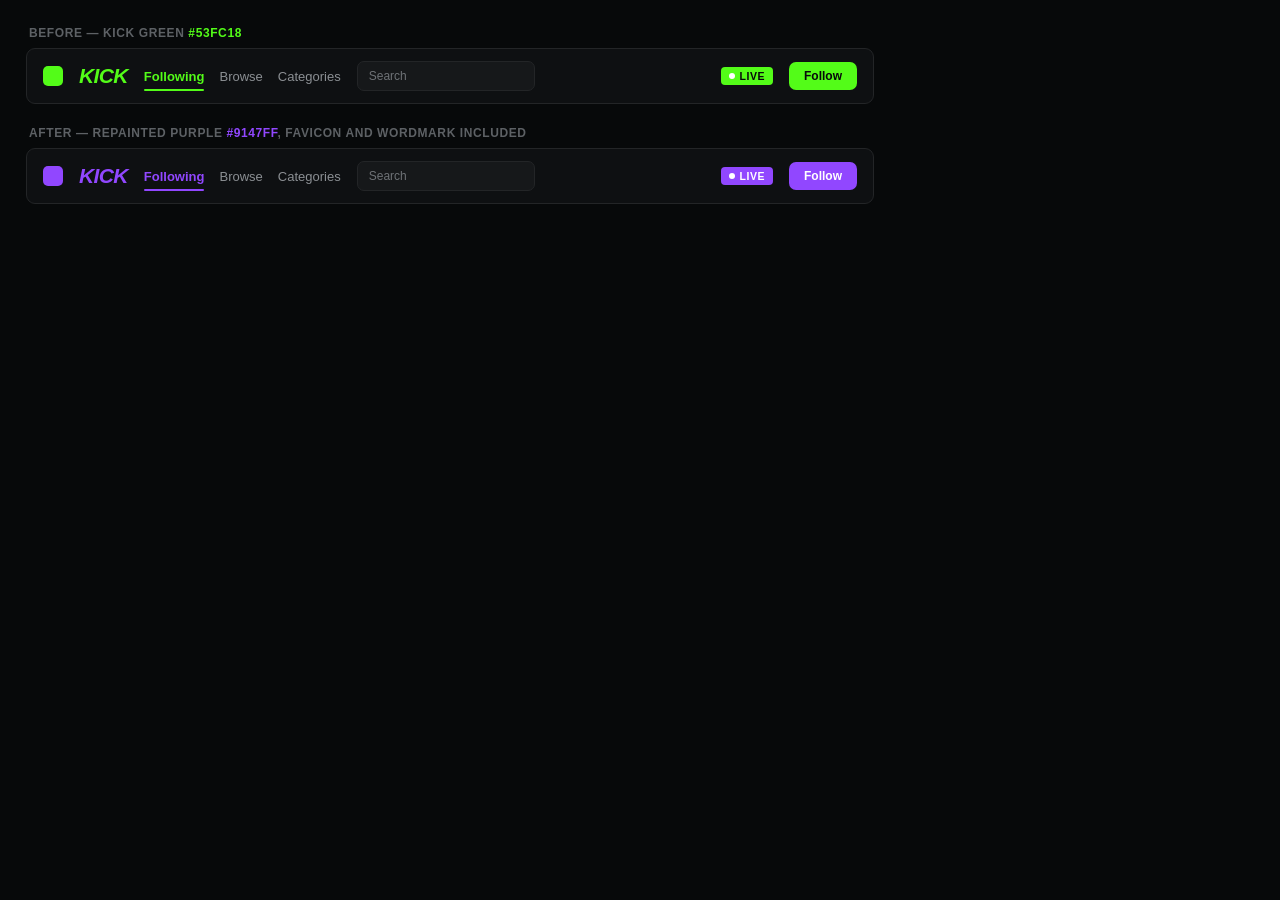
<file: docs/mockups/theme.html>
<!doctype html>
<html lang="en">
<head>
<meta charset="utf-8">
<link rel="stylesheet" href="chat.css">
<style>
  body { display: block; width: 900px; padding: 26px; }

  .bar {
    height: 56px;
    border: 1px solid var(--border);
    border-radius: 9px;
    background: var(--panel);
    display: flex;
    align-items: center;
    gap: 16px;
    padding: 0 16px;
    margin-bottom: 22px;
  }
  .bar:last-child { margin-bottom: 0; }

  .logo { font-size: 21px; font-weight: 900; letter-spacing: -.03em; font-style: italic; }
  .fav  { width: 20px; height: 20px; border-radius: 5px; }

  .nav { display: flex; gap: 15px; font-size: 13px; color: var(--dim); }
  .nav .on { font-weight: 700; position: relative; }
  .nav .on::after {
    content: ""; position: absolute; left: 0; right: 0; bottom: -7px; height: 2px; border-radius: 2px;
  }

  .search {
    flex: 1;
    max-width: 250px;
    background: var(--panel-2);
    border: 1px solid var(--border);
    border-radius: 7px;
    padding: 7px 11px;
    font-size: 12px;
    color: #6e7276;
  }

  .spacer { flex: 1; }

  .live {
    display: inline-flex; align-items: center; gap: 5px;
    font-size: 10.5px; font-weight: 800; letter-spacing: .05em;
    padding: 3px 8px; border-radius: 4px;
  }
  .live .d { width: 6px; height: 6px; border-radius: 50%; background: #fff; }

  .cta { font-size: 12px; font-weight: 800; padding: 7px 15px; border-radius: 7px; }

  .lbl {
    font-size: 12px; font-weight: 700; letter-spacing: .05em; text-transform: uppercase;
    color: #5d6165; margin: 0 0 8px 3px;
  }

  /* green */
  .g .logo, .g .nav .on { color: var(--kick-green); }
  .g .nav .on::after   { background: var(--kick-green); }
  .g .fav              { background: var(--kick-green); }
  .g .live             { background: var(--kick-green); color: #07090a; }
  .g .cta              { background: var(--kick-green); color: #07090a; }

  /* purple */
  .p .logo, .p .nav .on { color: var(--bpk-purple); }
  .p .nav .on::after   { background: var(--bpk-purple); }
  .p .fav              { background: var(--bpk-purple); }
  .p .live             { background: var(--bpk-purple); color: #fff; }
  .p .cta              { background: var(--bpk-purple); color: #fff; }
</style>
</head>
<body>

<p class="lbl">Before — Kick green <span style="color:#53fc18">#53FC18</span></p>
<div class="bar g">
  <span class="fav"></span>
  <span class="logo">KICK</span>
  <span class="nav"><span class="on">Following</span><span>Browse</span><span>Categories</span></span>
  <span class="search">Search</span>
  <span class="spacer"></span>
  <span class="live"><span class="d"></span>LIVE</span>
  <span class="cta">Follow</span>
</div>

<p class="lbl">After — repainted purple <span style="color:#9147ff">#9147FF</span>, favicon and wordmark included</p>
<div class="bar p">
  <span class="fav"></span>
  <span class="logo">KICK</span>
  <span class="nav"><span class="on">Following</span><span>Browse</span><span>Categories</span></span>
  <span class="search">Search</span>
  <span class="spacer"></span>
  <span class="live"><span class="d"></span>LIVE</span>
  <span class="cta">Follow</span>
</div>

</body>
</html>
</file>
<file: src/popup.css>
:root {
  --purple: #9147ff;
  --purple-hover: #772ce8;
  --bg: #0e0e10;
  --bg-alt: #18181b;
  --bg-elev: #1f1f23;
  --border: #2f2f35;
  --text: #efeff1;
  --dim: #adadb8;
}

* {
  box-sizing: border-box;
}

body {
  width: 320px;
  margin: 0;
  padding: 14px 14px 10px;
  background: var(--bg);
  color: var(--text);
  font: 13px/1.4 "Inter", system-ui, -apple-system, "Segoe UI", sans-serif;
}

header {
  margin-bottom: 12px;
  padding-bottom: 10px;
  border-bottom: 1px solid var(--border);
}

h1 {
  margin: 0;
  font-size: 15px;
  font-weight: 700;
  letter-spacing: -0.01em;
}

h1::before {
  content: "";
  display: inline-block;
  width: 8px;
  height: 8px;
  margin-right: 7px;
  border-radius: 2px;
  background: var(--purple);
  vertical-align: middle;
}

.sub {
  margin: 4px 0 0 15px;
  color: var(--dim);
  font-size: 11px;
}

.opts {
  list-style: none;
  margin: 0;
  padding: 0;
}

.opts li {
  display: flex;
  align-items: center;
  gap: 10px;
  padding: 7px 8px;
  border-radius: 6px;
}

.opts li:hover {
  background: var(--bg-alt);
}

label {
  flex: 1;
  min-width: 0;
  cursor: pointer;
}

.t {
  display: block;
  font-weight: 600;
}

.d {
  display: block;
  color: var(--dim);
  font-size: 11px;
}

/* toggle */
input[type="checkbox"] {
  appearance: none;
  flex: 0 0 auto;
  width: 34px;
  height: 19px;
  margin: 0;
  border-radius: 10px;
  background: #3a3a3d;
  cursor: pointer;
  position: relative;
  transition: background 0.12s ease;
}

input[type="checkbox"]::after {
  content: "";
  position: absolute;
  top: 2.5px;
  left: 2.5px;
  width: 14px;
  height: 14px;
  border-radius: 50%;
  background: #fff;
  transition: transform 0.12s ease;
}

input[type="checkbox"]:checked {
  background: var(--purple);
}

input[type="checkbox"]:checked::after {
  transform: translateX(15px);
}

input[type="checkbox"]:focus-visible {
  outline: 2px solid var(--purple);
  outline-offset: 2px;
}

footer {
  display: flex;
  align-items: center;
  justify-content: space-between;
  margin-top: 10px;
  padding-top: 10px;
  border-top: 1px solid var(--border);
}

button {
  padding: 6px 11px;
  border: 0;
  border-radius: 4px;
  background: var(--bg-elev);
  color: var(--text);
  font: inherit;
  font-size: 12px;
  font-weight: 600;
  cursor: pointer;
}

button:hover {
  background: var(--purple);
}

.status {
  color: var(--dim);
  font-size: 11px;
}
</file>
<file: docs/mockups/chat.css>
/* Kick chat mockup — shared styling for the before/after README shots. */

* { box-sizing: border-box; margin: 0; padding: 0; }

:root {
  --kick-green: #53fc18;
  --bpk-purple: #9147ff;
  --bg: #07090a;
  --panel: #0e1012;
  --panel-2: #16181a;
  --border: #232527;
  --text: #e9eaea;
  --dim: #8b8f93;
}

body {
  background: var(--bg);
  font-family: -apple-system, "SF Pro Text", "Helvetica Neue", Arial, sans-serif;
  -webkit-font-smoothing: antialiased;
  color: var(--text);
  padding: 28px;
  display: flex;
  gap: 28px;
  align-items: flex-start;
}

/* ---------- panel chrome ---------- */

.wrap { display: flex; flex-direction: column; gap: 12px; }

.caption {
  display: flex;
  align-items: center;
  gap: 9px;
  font-size: 13px;
  font-weight: 700;
  letter-spacing: .04em;
  text-transform: uppercase;
  color: var(--dim);
  padding-left: 2px;
}
.caption .dot { width: 9px; height: 9px; border-radius: 50%; }
.caption.before .dot { background: #ff4d4d; }
.caption.after  .dot { background: var(--bpk-purple); }
.caption .note { text-transform: none; letter-spacing: 0; font-weight: 500; color: #5d6165; }

.panel {
  width: 396px;
  height: 660px;
  background: var(--panel);
  border: 1px solid var(--border);
  border-radius: 10px;
  display: flex;
  flex-direction: column;
  overflow: hidden;
  position: relative;
}

.head {
  height: 46px;
  flex: 0 0 46px;
  border-bottom: 1px solid var(--border);
  display: flex;
  align-items: center;
  justify-content: space-between;
  padding: 0 13px;
}
.head .t { font-size: 13px; font-weight: 600; }
.head .icons { display: flex; gap: 12px; }
.head .icons i {
  width: 15px; height: 15px;
  border: 1.6px solid var(--dim);
  border-radius: 3px;
  display: block;
}
.head .icons i.round { border-radius: 50%; }

.list {
  flex: 1 1 auto;
  overflow: hidden;
  padding: 8px 0 6px;
  display: flex;
  flex-direction: column;
  gap: 1px;
}

.foot {
  flex: 0 0 auto;
  border-top: 1px solid var(--border);
  padding: 10px 11px 11px;
}
.box {
  background: var(--panel-2);
  border: 1px solid var(--border);
  border-radius: 7px;
  padding: 9px 11px;
  font-size: 12.5px;
  color: #6e7276;
}
.tools {
  display: flex;
  align-items: center;
  gap: 9px;
  margin-top: 9px;
}
.tools .spacer { flex: 1; }
.tools .ico {
  width: 17px; height: 17px;
  border: 1.6px solid var(--dim);
  border-radius: 4px;
}
.tools .send {
  font-size: 12px; font-weight: 700;
  padding: 6px 15px;
  border-radius: 6px;
  color: #07090a;
}

/* ---------- chat rows ---------- */

.row {
  padding: 4px 12px;
  font-size: 13px;
  line-height: 1.42;
  word-break: break-word;
}
.time { color: #5f6367; font-size: 11.5px; margin-right: 6px; font-variant-numeric: tabular-nums; }
.name { font-weight: 700; }
.sep  { color: var(--dim); }
.msg  { color: var(--text); }

/* badges */
.badge {
  display: inline-block;
  width: 16px; height: 16px;
  border-radius: 4px;
  vertical-align: -3px;
  margin-right: 4px;
  position: relative;
}
.badge.mod  { background: linear-gradient(160deg, #4be36a, #1aa83a); }
.badge.vip  { background: linear-gradient(160deg, #ff5fd2, #c11ea0); }
.badge.sub  { background: linear-gradient(160deg, #3ea8ff, #1257c7); }
.badge.og   { background: linear-gradient(160deg, #ffcc3d, #d38b00); }
.badge.verif{ background: linear-gradient(160deg, #53fc18, #1cc400); border-radius: 50%; }

/* emotes rendered as chunky image-like tiles, the way Kick emotes read */
.emote {
  display: inline-block;
  width: 22px; height: 22px;
  border-radius: 4px;
  vertical-align: -6px;
  margin: 0 1px;
  font-size: 15px;
  line-height: 22px;
  text-align: center;
}
.emote.a { background: linear-gradient(150deg, #ffd54a, #ff8a1f); }
.emote.b { background: linear-gradient(150deg, #7de0ff, #2f8bff); }
.emote.c { background: linear-gradient(150deg, #ff7ba8, #e0326d); }
.emote.d { background: linear-gradient(150deg, #b98bff, #6d2ee6); }
.emote.e { background: linear-gradient(150deg, #7bff9c, #16b83f); }
.emote.f { background: linear-gradient(150deg, #ffffff, #b6bcc2); }

.gif {
  display: block;
  width: 132px; height: 74px;
  border-radius: 6px;
  margin: 5px 0 3px;
  background:
    linear-gradient(135deg, #2b1d4d 0%, #6d2ee6 45%, #ff5fd2 100%);
  position: relative;
}
.gif::after {
  content: "GIF";
  position: absolute;
  left: 6px; bottom: 5px;
  font-size: 9px; font-weight: 800;
  letter-spacing: .08em;
  background: rgba(0,0,0,.55);
  padding: 2px 5px;
  border-radius: 3px;
}

/* event / spam rows */
.event {
  margin: 3px 8px;
  padding: 8px 10px;
  border-radius: 7px;
  font-size: 12.5px;
  line-height: 1.4;
  display: flex;
  align-items: center;
  gap: 8px;
}
.event .glyph {
  width: 20px; height: 20px;
  flex: 0 0 20px;
  border-radius: 5px;
}
.event.sub  { background: rgba(83,252,24,.11); border-left: 3px solid var(--kick-green); }
.event.sub .glyph { background: linear-gradient(150deg, #7bff9c, #16b83f); }
.event.gift { background: rgba(83,252,24,.11); border-left: 3px solid var(--kick-green); }
.event.gift .glyph { background: linear-gradient(150deg, #ffd54a, #ff8a1f); }
.event.kicks{ background: rgba(83,252,24,.11); border-left: 3px solid var(--kick-green); }
.event.kicks .glyph { background: linear-gradient(150deg, #53fc18, #1cc400); }
.event b { color: #fff; }
.event .amt { color: var(--kick-green); font-weight: 800; }

.pinned {
  margin: 0 0 6px;
  padding: 9px 12px;
  background: rgba(83,252,24,.13);
  border-bottom: 1px solid rgba(83,252,24,.3);
  font-size: 12px;
}
.pinned .lab {
  color: var(--kick-green);
  font-weight: 800;
  font-size: 10px;
  letter-spacing: .09em;
  text-transform: uppercase;
  display: block;
  margin-bottom: 3px;
}

.kickbar {
  margin: 0 0 6px;
  padding: 7px 12px;
  display: flex;
  align-items: center;
  gap: 6px;
  border-bottom: 1px solid var(--border);
  font-size: 11px;
  color: var(--dim);
}
.kickbar .pill {
  display: flex; align-items: center; gap: 4px;
  background: var(--panel-2);
  border: 1px solid var(--border);
  border-radius: 999px;
  padding: 3px 8px 3px 4px;
  font-size: 10.5px;
  color: #cfd2d4;
}
.kickbar .pill .av { width: 14px; height: 14px; border-radius: 50%; }

.quickemotes {
  display: flex;
  gap: 6px;
  padding: 8px 11px 0;
}
.quickemotes .emote { vertical-align: 0; }

/* ---------- BEFORE-only accents (Kick green) ---------- */
.before-scope .tools .send { background: var(--kick-green); }
.before-scope .head .t::after {
  content: "LIVE";
  margin-left: 8px;
  background: var(--kick-green);
  color: #07090a;
  font-size: 9px; font-weight: 800;
  padding: 2px 5px;
  border-radius: 3px;
  letter-spacing: .05em;
  vertical-align: 1px;
}
.before-scope .chip { background: var(--kick-green); color: #07090a; }

/* ---------- AFTER-only accents (purple) ---------- */
.after-scope .tools .send { background: var(--bpk-purple); color: #fff; }
.after-scope .head .t::after {
  content: "LIVE";
  margin-left: 8px;
  background: var(--bpk-purple);
  color: #fff;
  font-size: 9px; font-weight: 800;
  padding: 2px 5px;
  border-radius: 3px;
  letter-spacing: .05em;
  vertical-align: 1px;
}
.after-scope .trash {
  width: 17px; height: 17px;
  border: 1.6px solid var(--bpk-purple);
  border-radius: 4px;
  position: relative;
}
.after-scope .trash::after {
  content: "3";
  position: absolute;
  top: -7px; right: -7px;
  background: var(--bpk-purple);
  color: #fff;
  font-size: 8.5px;
  font-weight: 800;
  line-height: 1;
  padding: 2px 4px;
  border-radius: 999px;
}
/* the slim overlay scrollbar chatscroll.js draws */
.after-scope .scrollbar {
  position: absolute;
  right: 3px; top: 74px;
  width: 5px; height: 300px;
  border-radius: 3px;
  background: var(--bpk-purple);
  opacity: .55;
}
</file>
<file: src/kick.css>
/* Simple Chat for Kick — all hiding + theming lives here.
 * Every rule is gated on an attribute that content.js writes to <html>,
 * so each feature can be toggled from the popup without a reload.
 * Hiding is done with CSS instead of DOM removal because Kick's chat list
 * recycles nodes; stateless selectors survive that, node surgery does not. */

:root {
  --bpk-purple: #9147ff;
  --bpk-purple-hover: #772ce8;
  --bpk-purple-deep: #5c16c5;
  --bpk-bg: #0e0e10;
  --bpk-bg-alt: #18181b;
  --bpk-bg-elev: #1f1f23;
  --bpk-border: #2f2f35;
  --bpk-text: #efeff1;
  --bpk-text-dim: #adadb8;
}

/* generic hook used by content.js for text-matched elements */
.bpk-hide {
  display: none !important;
}

/* ================================================================== */
/* 1. JUST CHAT                                                        */
/* ================================================================== */

/* Kick's own message list is never edited, only covered. justchat.js puts
   #bpk-justchat — its own list of "username: text" lines — over the box
   that holds #chatroom-messages, and everything else in that box (Kick's
   rows, the pinned message, the "new messages" chip) is hidden with
   visibility, which leaves Kick's layout and virtual list exactly as they
   were. Nothing about a Kick row ever changes, so nothing can flicker. */
html[data-bpk-just="on"] :has(> #chatroom-messages) > :not(#bpk-justchat, #bpk-jc-user) {
  visibility: hidden !important;
  pointer-events: none !important;
}

#bpk-justchat {
  display: none;
}

html[data-bpk-just="on"] #bpk-justchat {
  display: block;
  position: absolute;
  inset: 0;
  z-index: 5;
  overflow-y: auto;
  overscroll-behavior: contain;
  padding: 6px 0;
  background: var(--bpk-bg-alt);
  color: var(--bpk-text);
  font-size: 14px;
  line-height: 1.45;
}

#bpk-justchat .bpk-jc-line {
  padding: 2px 10px;
  overflow-wrap: anywhere;
  white-space: pre-wrap;
}

#bpk-justchat .bpk-jc-name {
  font-weight: 700;
  cursor: pointer;
}

#bpk-justchat .bpk-jc-name:hover {
  text-decoration: underline;
}

/* A deleted message stays where it was, tinted red and labelled, so nothing
   moves and it can still be read. */
:is(#bpk-justchat, #bpk-jc-user) .bpk-jc-deleted {
  background: rgba(235, 64, 52, 0.16);
  box-shadow: inset 3px 0 0 #eb4034;
}

/* With "Show deleted messages" off they simply go, as they do on Kick. */
html[data-bpk-dellog="off"] :is(#bpk-justchat, #bpk-jc-user) .bpk-jc-deleted {
  display: none;
}

:is(#bpk-justchat, #bpk-jc-user) .bpk-jc-deleted::after {
  content: "deleted";
  margin-left: 6px;
  padding: 0 4px;
  border-radius: 3px;
  background: #eb4034;
  color: #fff;
  font-size: 10px;
  font-weight: 700;
  text-transform: uppercase;
  vertical-align: 1px;
}

/* One user's history, opened by clicking their name. Sits over the bottom
   of the chat so the conversation stays visible above it. */
#bpk-jc-user {
  display: none;
}

html[data-bpk-just="on"] #bpk-jc-user {
  display: flex;
  flex-direction: column;
  position: absolute;
  left: 0;
  right: 0;
  bottom: 0;
  z-index: 6;
  max-height: 60%;
  background: var(--bpk-bg-elev);
  border-top: 1px solid var(--bpk-border);
  box-shadow: 0 -8px 24px rgba(0, 0, 0, 0.45);
  color: var(--bpk-text);
  font-size: 14px;
  line-height: 1.45;
}

#bpk-jc-user .bpk-jc-user-head {
  display: flex;
  align-items: center;
  justify-content: space-between;
  gap: 8px;
  padding: 8px 10px;
  border-bottom: 1px solid var(--bpk-border);
}

#bpk-jc-user .bpk-jc-name {
  font-weight: 700;
}

#bpk-jc-user .bpk-jc-user-count {
  color: var(--bpk-text-dim);
  font-size: 12px;
}

#bpk-jc-user .bpk-jc-user-close {
  width: 28px;
  height: 28px;
  border: 0;
  border-radius: 4px;
  background: transparent;
  color: var(--bpk-text-dim);
  font-size: 20px;
  line-height: 1;
  cursor: pointer;
}

#bpk-jc-user .bpk-jc-user-close:hover {
  background: var(--bpk-border);
  color: var(--bpk-text);
}

#bpk-jc-user .bpk-jc-user-body {
  overflow-y: auto;
  overscroll-behavior: contain;
  padding: 4px 0;
}

#bpk-jc-user .bpk-jc-line {
  padding: 2px 10px;
  overflow-wrap: anywhere;
  white-space: pre-wrap;
}

#bpk-jc-user .bpk-jc-time {
  margin-right: 8px;
  color: var(--bpk-text-dim);
  font-size: 12px;
  font-variant-numeric: tabular-nums;
}

#bpk-jc-user .bpk-jc-user-empty {
  padding: 8px 10px;
  color: var(--bpk-text-dim);
}

html[data-bpk-mono="on"] :is(#bpk-justchat, #bpk-jc-user) .bpk-jc-name {
  color: var(--bpk-text) !important;
}

#bpk-justchat .bpk-jc-more {
  position: sticky;
  bottom: 4px;
  display: none;
  margin: 0 auto;
  padding: 4px 12px;
  border: 0;
  border-radius: 4px;
  background: var(--bpk-bg-elev);
  color: var(--bpk-text);
  font: inherit;
  font-size: 12px;
  cursor: pointer;
}

#bpk-justchat.bpk-jc-paused .bpk-jc-more {
  display: block;
}

/* The input side: emote picker, gif picker, stickers, quick-emote strip. */
html[data-bpk-just="on"] .bpk-chatroom [class*="emote-picker" i],
html[data-bpk-just="on"] .bpk-chatroom [class*="emoji-picker" i],
html[data-bpk-just="on"] .bpk-chatroom [class*="gif-picker" i],
html[data-bpk-just="on"] .bpk-chatroom [class*="sticker" i],
html[data-bpk-just="on"] [data-testid*="emote" i],
html[data-bpk-just="on"] [data-testid*="emoji" i],
html[data-bpk-just="on"] [aria-label*="emote" i],
html[data-bpk-just="on"] [aria-label*="emoji" i],
html[data-bpk-just="on"] [aria-label*="gif" i],
html[data-bpk-just="on"] #quick-emotes-holder,
html[data-bpk-just="on"] [id*="quick-emote" i] {
  display: none !important;
}

html[data-bpk-just="on"]
  :is(div:has(> #quick-emotes-holder):not(:has(> :not(#quick-emotes-holder)))) {
  display: none !important;
}

/* ================================================================== */
/* 3. SUBSCRIBE / GIFT SUB                                             */
/* ================================================================== */

html[data-bpk-subs="on"] [class*="subscribe" i],
html[data-bpk-subs="on"] [class*="subscription" i],
html[data-bpk-subs="on"] [class*="subscriber" i],
html[data-bpk-subs="on"] [class*="sub-gift" i],
html[data-bpk-subs="on"] [class*="giftsub" i],
html[data-bpk-subs="on"] [class*="gift-sub" i],
html[data-bpk-subs="on"] [class*="gift" i],
html[data-bpk-subs="on"] [id*="subscribe" i],
html[data-bpk-subs="on"] [id*="gift" i],
html[data-bpk-subs="on"] [data-testid*="subscribe" i],
html[data-bpk-subs="on"] [data-testid*="subscription" i],
html[data-bpk-subs="on"] [data-testid*="gift" i],
/* The real subscribe button is data-testid="sub-button" — no "subscribe"
   anywhere in it, and its only text is localised ("Abone Ol" on a Turkish
   account), so neither the testid rules above nor the English label matching
   in content.js could see it. Matched on the exact testid rather than
   [*="sub" i], which would also take "sub-count", "subject", "submit". */
html[data-bpk-subs="on"] [data-testid*="sub-button" i],
html[data-bpk-subs="on"] [data-testid*="sub_button" i],
html[data-bpk-subs="on"] [aria-label*="subscribe" i],
html[data-bpk-subs="on"] [aria-label*="gift a sub" i],
html[data-bpk-subs="on"] [aria-label*="gift sub" i],
html[data-bpk-subs="on"] [title*="subscribe" i],
html[data-bpk-subs="on"] [title*="gift sub" i],
html[data-bpk-subs="on"] [href*="/subscribe" i],
html[data-bpk-subs="on"] [href*="subscription" i] {
  display: none !important;
}

/* The gift-sub leaderboard: a scrolling marquee of "top gifter" ranks above
   chat. Nothing in it says "gift" in a class or a testid — the ranks are
   <img src="/img/gift-ranks/gift-rank-N.png"> and the animation class is
   "animate-leaderboards-marquee" — so the section-3 rules above all miss it. */
html[data-bpk-subs="on"] button[aria-label*="leaderboard" i],
html[data-bpk-subs="on"] [class*="leaderboard" i],
html[data-bpk-subs="on"] img[src*="/gift-ranks/" i],
html[data-bpk-subs="on"] img[alt*="gift rank" i] {
  display: none !important;
}

/* Hiding the button alone leaves its two wrappers behind as an empty 33px
   strip (the height is inline on the inner one), so :has() walks up to them.
   Separate rule, wrapped in :is(), so an engine without :has() drops only
   this instead of the whole list above. */
html[data-bpk-subs="on"]
  :is(div:has(> button[aria-label*="leaderboard" i]),
      div:has(> div > button[aria-label*="leaderboard" i])) {
  display: none !important;
}

/* Sub-only mode banners and upsell rails in chat. */
html[data-bpk-subs="on"] .bpk-chatroom [class*="upsell" i],
html[data-bpk-subs="on"] .bpk-chatroom [class*="paywall" i],
html[data-bpk-subs="on"] .bpk-chatroom [class*="sub-only" i],
html[data-bpk-subs="on"] .bpk-chatroom [class*="subonly" i] {
  display: none !important;
}

/* Sub/gift/Kicks event ROWS inside the message list are tagged
   .bpk-hide-row by content.js and collapsed by the shared row rule in
   section 10. */

/* Kicks (donation) UI. Labelled bits first. */
html[data-bpk-subs="on"] [data-testid*="kicks" i]:not(.bpk-entry),
html[data-bpk-subs="on"] [aria-label*="kicks" i]:not(.bpk-entry),
html[data-bpk-subs="on"] [class*="kicks" i]:not(.bpk-entry),
html[data-bpk-subs="on"] img[src*="/kicks/" i],
/* The "recent Kicks" sender pills above chat carry no label at all — their
   only stable hook is the inline Kicks-pink border rgb(253, 114, 184). */
html[data-bpk-subs="on"] button[style*="border-color: rgb(253, 114, 184)"] {
  display: none !important;
}

/* The bar holding those pills (a bare Tailwind flex div) would stay behind as
   an empty 36px strip — :has() walks up to it. Wrapped in :is() so engines
   without :has() ignore just this rule instead of a whole selector list. */
html[data-bpk-subs="on"]
  :is(div:has(> button[style*="border-color: rgb(253, 114, 184)"]),
      div:has(> div > button[style*="border-color: rgb(253, 114, 184)"])) {
  display: none !important;
}

/* A chat ROW celebrating a Kicks purchase (pink gradient / kicks art inside
   the message list). The username button also carries an inline color, so a
   plain [style*=pink] would false-positive on pink-named users; require the
   gradient or the kicks art. Collapsed the same way as every other row — it
   used to be visibility:hidden, which left a full-height blank gap. */
html[data-bpk-subs="on"]
  :is(.bpk-entry:has([style*="linear-gradient"][style*="253, 114, 184"]),
      .bpk-entry:has(img[src*="kicks" i])) {
  height: 0 !important;
  min-height: 0 !important;
  max-height: 0 !important;
  padding-top: 0 !important;
  padding-bottom: 0 !important;
  margin-top: 0 !important;
  margin-bottom: 0 !important;
  border-top-width: 0 !important;
  border-bottom-width: 0 !important;
  overflow: hidden !important;
  visibility: hidden !important;
  pointer-events: none !important;
  /* The collapse must be instant even with "No animations" turned off: a
     height transition here would animate every dropped row shut, which is
     the flicker again, only slower. */
  transition: none !important;
  animation: none !important;
}

/* ================================================================== */
/* 4. PINNED / HIGHLIGHTS / CELEBRATIONS                               */
/* ================================================================== */

html[data-bpk-pinned="on"] #pinned-message,
html[data-bpk-pinned="on"] [class*="pinned" i],
html[data-bpk-pinned="on"] [class*="pin-message" i],
html[data-bpk-pinned="on"] [data-testid*="pinned" i],
html[data-bpk-pinned="on"] .bpk-chatroom [class*="highlight" i],
html[data-bpk-pinned="on"] .bpk-chatroom [class*="celebration" i],
html[data-bpk-pinned="on"] .bpk-chatroom [class*="confetti" i],
html[data-bpk-pinned="on"] .bpk-chatroom [class*="announcement" i],
html[data-bpk-pinned="on"] .bpk-chatroom [class*="shoutout" i],
html[data-bpk-pinned="on"] .bpk-chatroom [class*="hype" i],
html[data-bpk-pinned="on"] .bpk-chatroom [class*="raid" i],
html[data-bpk-pinned="on"] .bpk-chatroom [class*="reward" i],
html[data-bpk-pinned="on"] .bpk-chatroom [class*="banner" i],
html[data-bpk-pinned="on"] .bpk-chatroom [class*="poll" i],
html[data-bpk-pinned="on"] .bpk-chatroom [class*="prediction" i] {
  display: none !important;
}

/* A highlighted line that survives selector matching still gets flattened. */
html[data-bpk-pinned="on"] .bpk-entry[class*="highlight" i],
html[data-bpk-pinned="on"] .bpk-entry[class*="celebration" i] {
  background: transparent !important;
  background-image: none !important;
  border: 0 !important;
}

/* ================================================================== */
/* 5. ANIMATIONS                                                       */
/* ================================================================== */

html[data-bpk-anim="on"] .bpk-chatroom,
html[data-bpk-anim="on"] .bpk-chatroom *,
html[data-bpk-anim="on"] .bpk-entry,
html[data-bpk-anim="on"] .bpk-entry * {
  animation: none !important;
  transition: none !important;
  scroll-behavior: auto !important;
}
/* NB: `transform` is deliberately left alone — virtualised chat lists use
   translateY() for positioning, and clearing it collapses the list. */

/* ================================================================== */
/* 6. TIMESTAMPS                                                       */
/* ================================================================== */

html[data-bpk-notime="on"] .bpk-entry [class*="timestamp" i],
html[data-bpk-notime="on"] .bpk-entry [class*="time-stamp" i],
html[data-bpk-notime="on"] .bpk-entry [data-testid*="timestamp" i],
html[data-bpk-notime="on"] .bpk-entry time,
/* Current Kick: the timestamp span has no telling class; its inline style
   references this visibility variable instead. */
html[data-bpk-notime="on"] .bpk-entry [style*="--chatroom-timestamps-display" i],
html[data-bpk-notime="on"] #chatroom-messages [style*="--chatroom-timestamps-display" i],
html[data-bpk-notime="on"] [data-index][style*="--chatroom-font-size"] [style*="--chatroom-timestamps-display" i] {
  display: none !important;
}

/* ================================================================== */
/* 7. FLAT USERNAMES                                                   */
/* ================================================================== */

html[data-bpk-mono="on"] .bpk-entry .chat-entry-username,
html[data-bpk-mono="on"] .bpk-entry [class*="identity" i],
html[data-bpk-mono="on"] .bpk-entry [class*="username" i],
html[data-bpk-mono="on"] .bpk-entry [class*="identity" i] * {
  color: var(--bpk-text) !important;
}

/* ================================================================== */
/* 8. TWITCH PURPLE THEME                                              */
/* ================================================================== */

/* Kick's design tokens, guessed broadly. Anything these miss is caught at
   runtime by the computed-style repaint pass in content.js. */
html[data-bpk-theme="on"],
html[data-bpk-theme="on"] body,
html[data-bpk-theme="on"] :root {
  --kick-green: var(--bpk-purple) !important;
  --kick-green-500: var(--bpk-purple) !important;
  --green: var(--bpk-purple) !important;
  --green-400: var(--bpk-purple) !important;
  --green-500: var(--bpk-purple) !important;
  --green-600: var(--bpk-purple-hover) !important;
  --color-green: var(--bpk-purple) !important;
  --color-green-500: var(--bpk-purple) !important;
  --colors-green500: var(--bpk-purple) !important;
  /* Kick's semantic layer sits on top of the raw green tokens; whichever of
     these spellings is the real one, overriding it fixes the colour at source
     rather than per element. */
  --surface-onSurfacePrimary: var(--bpk-purple) !important;
  --color-surface-onSurfacePrimary: var(--bpk-purple) !important;
  --onSurfacePrimary: var(--bpk-purple) !important;
  --color-onSurfacePrimary: var(--bpk-purple) !important;
  --primary: var(--bpk-purple) !important;
  --primary-500: var(--bpk-purple) !important;
  --color-primary: var(--bpk-purple) !important;
  --brand: var(--bpk-purple) !important;
  --brand-primary: var(--bpk-purple) !important;
  --accent: var(--bpk-purple) !important;
  --color-accent: var(--bpk-purple) !important;
  --accent-color: var(--bpk-purple) !important;
  --ring: var(--bpk-purple) !important;
  --link: var(--bpk-purple) !important;
  --color-link: var(--bpk-purple) !important;
  --highlight: var(--bpk-purple) !important;
  accent-color: var(--bpk-purple);
  color-scheme: dark;
}

html[data-bpk-theme="on"] body {
  background-color: var(--bpk-bg) !important;
  color: var(--bpk-text) !important;
}

/* Kick's semantic Tailwind tokens for "this is the active/primary thing" —
   the browse tabs (Canlı Yayınlar / Kategoriler / Klipler) use all three: the
   active <a> carries text- and border-, and its underline <div> carries bg-.
   The runtime repaint catches them too, but only on the frame after React
   moves the classes from one tab to the next, which is long enough to see as
   a green flash. Matching the class token directly means the new tab is never
   green at all. [class~=] compares whole tokens, so "border-transparent" on
   the inactive tabs cannot match. */
html[data-bpk-theme="on"] [class~="text-surface-onSurfacePrimary"] {
  color: var(--bpk-purple) !important;
}

html[data-bpk-theme="on"] [class~="border-surface-onSurfacePrimary"] {
  border-color: var(--bpk-purple) !important;
}

html[data-bpk-theme="on"] [class~="bg-surface-onSurfacePrimary"] {
  background-color: var(--bpk-purple) !important;
}

/* Anything Kick painted with an inline brand-green value. */
html[data-bpk-theme="on"] [style*="53fc18" i],
html[data-bpk-theme="on"] [style*="83, 252, 24"],
html[data-bpk-theme="on"] [style*="00e701" i],
html[data-bpk-theme="on"] [style*="53FC18"] {
  color: var(--bpk-purple) !important;
  border-color: var(--bpk-purple) !important;
}

html[data-bpk-theme="on"] ::selection {
  background: var(--bpk-purple) !important;
  color: #fff !important;
}

html[data-bpk-theme="on"] :focus-visible {
  outline-color: var(--bpk-purple) !important;
}

html[data-bpk-theme="on"] * {
  scrollbar-color: var(--bpk-purple-deep) var(--bpk-bg-alt);
}

html[data-bpk-theme="on"] ::-webkit-scrollbar-thumb {
  background: var(--bpk-purple-deep) !important;
  border-radius: 8px;
}

html[data-bpk-theme="on"] ::-webkit-scrollbar-track {
  background: var(--bpk-bg-alt) !important;
}

/* Primary actions read as themed buttons. */
html[data-bpk-theme="on"] button[type="submit"],
html[data-bpk-theme="on"] [class*="btn-primary" i],
html[data-bpk-theme="on"] [class*="button-primary" i],
html[data-bpk-theme="on"] [class*="follow" i]:not([class*="following" i]) {
  background-color: var(--bpk-purple) !important;
  border-color: var(--bpk-purple) !important;
  color: #fff !important;
}

html[data-bpk-theme="on"] button[type="submit"]:hover,
html[data-bpk-theme="on"] [class*="btn-primary" i]:hover,
html[data-bpk-theme="on"] [class*="button-primary" i]:hover {
  background-color: var(--bpk-purple-hover) !important;
}

/* NB: the chat panel's own background is deliberately left alone — the theme
   recolours accents only, it must not repaint the chatroom. */
html[data-bpk-theme="on"] .bpk-entry {
  color: var(--bpk-text) !important;
}

/* Live pill and other brand-green chips. The runtime repaint catches these by
   computed colour wherever they are, but matching them here as well means the
   browse grid is right on the very first paint rather than a frame later. */
html[data-bpk-theme="on"] [class*="live" i][class*="badge" i],
html[data-bpk-theme="on"] [class*="live-indicator" i],
html[data-bpk-theme="on"] [class*="live" i][class*="pill" i],
html[data-bpk-theme="on"] [class*="live" i][class*="tag" i],
html[data-bpk-theme="on"] [class*="live" i][class*="chip" i],
html[data-bpk-theme="on"] [class*="livebadge" i],
html[data-bpk-theme="on"] [data-live="true"],
html[data-bpk-theme="on"] [class*="isLive" i] {
  background-color: var(--bpk-purple) !important;
  border-color: var(--bpk-purple) !important;
  color: #fff !important;
}

/* Pseudo-element greens.
   ::before / ::after take no inline style and getComputedStyle(el) does not
   report them, so repaint() in content.js cannot touch them directly. It tags
   the host element instead — one class per pseudo per property group — and the
   recolouring happens here. The dot on a LIVE pill is the usual case. */
html[data-bpk-theme="on"] .bpk-pb-bg::before,
html[data-bpk-theme="on"] .bpk-pa-bg::after {
  background-color: var(--bpk-purple) !important;
}

html[data-bpk-theme="on"] .bpk-pb-fg::before,
html[data-bpk-theme="on"] .bpk-pa-fg::after {
  color: var(--bpk-purple) !important;
}

html[data-bpk-theme="on"] .bpk-pb-bd::before,
html[data-bpk-theme="on"] .bpk-pa-bd::after {
  border-color: var(--bpk-purple) !important;
}

/* Worn only for the few microseconds repaint() needs to strip its own purple
   off an element and read the colour underneath. That read forces a style
   recalc, which commits the exposed green — and on anything Kick gave a colour
   transition, the engine starts animating towards it, so the element flashed
   purple -> green -> purple on every pass. Nothing that is not rendered can be
   animated: with transitions off for the length of the measurement, the
   intermediate state is never seen. The class is added and removed inside one
   task, so it is never on screen. */
html[data-bpk-theme="on"] .bpk-measuring,
html[data-bpk-theme="on"] .bpk-measuring::before,
html[data-bpk-theme="on"] .bpk-measuring::after {
  transition: none !important;
}

/* ================================================================== */
/* 9. FORCE 1080p                                                      */
/* ================================================================== */

/* While content.js walks the player's settings menu to click the 1080p
   option, the menu (a Radix portal at body level) is made invisible so the
   automation never flashes on screen. Clicks still land on opacity:0. */
html[data-bpk-qwork="on"] [role="menu"],
html[data-bpk-qwork="on"] [data-radix-popper-content-wrapper],
html[data-bpk-qwork="on"] [data-radix-menu-content] {
  opacity: 0 !important;
}

/* ================================================================== */
/* 10. ROW COLLAPSE                                                    */
/* ================================================================== */

/* How a dropped chat row is removed — the single most delicate rule here,
   and the reason the chat used to flicker.
 *
 * NOT `display: none`. Kick's chat list is virtualised: it measures each row
 * and remembers the height. A display:none row has no box and no
 * offsetParent, so a measurement of it is either skipped or impossible —
 * the list keeps the height it remembers for a row that now occupies
 * nothing. Its model and the DOM disagree from that moment on, and every
 * scroll position it computes off that model is wrong: it aims past the
 * real end, decides it is not at the bottom, re-renders the wrong window of
 * rows, repositions them, and does it again. That is the flicker, and no
 * amount of scroll correction on our side can fix it, because the list is
 * the thing moving the rows.
 *
 * Zero height instead. The row keeps its box and its offsetParent, so it is
 * still measurable — a ResizeObserver on it fires, and a fresh measurement
 * reads 0. Kick's model gets to be right, which is what lets it recalculate
 * around our dropping instead of fighting it. Visually identical to
 * display:none: no gap, nothing painted, nothing clickable.
 *
 * `min-height: 0` is not optional — a flex item defaults to `min-height:
 * auto`, which would hold the row open at its content height and give back
 * exactly the gap this is avoiding. `display` is deliberately left alone, so
 * a row that is a flex or grid container stays one.
 *
 * See also content.js setRowClass(): a row's first-ever tagging applies
 * instantly, but re-tagging an already-painted row waits until the verdict
 * holds steady, so Kick's own attribute churn can't flap this on and off. */
html[data-bpk-subs="on"] .bpk-entry.bpk-hide-row {
  height: 0 !important;
  min-height: 0 !important;
  max-height: 0 !important;
  padding-top: 0 !important;
  padding-bottom: 0 !important;
  margin-top: 0 !important;
  margin-bottom: 0 !important;
  border-top-width: 0 !important;
  border-bottom-width: 0 !important;
  overflow: hidden !important;
  visibility: hidden !important;
  pointer-events: none !important;
  /* The collapse must be instant even with "No animations" turned off: a
     height transition here would animate every dropped row shut, which is
     the flicker again, only slower. */
  transition: none !important;
  animation: none !important;
}

/* The list measures its own [data-index] wrapper, so if content.js tagged
   something nested inside that wrapper, the wrapper is what has to collapse
   — otherwise its padding survives as a thin stripe and, worse, its
   measured height never changes. Wrapped in :is() so engines without :has()
   drop just this rule rather than the whole list above. */
html[data-bpk-subs="on"] :is([data-index]:has(> .bpk-entry.bpk-hide-row)) {
  height: 0 !important;
  min-height: 0 !important;
  max-height: 0 !important;
  padding-top: 0 !important;
  padding-bottom: 0 !important;
  margin-top: 0 !important;
  margin-bottom: 0 !important;
  border-top-width: 0 !important;
  border-bottom-width: 0 !important;
  overflow: hidden !important;
  visibility: hidden !important;
  pointer-events: none !important;
  /* The collapse must be instant even with "No animations" turned off: a
     height transition here would animate every dropped row shut, which is
     the flicker again, only slower. */
  transition: none !important;
  animation: none !important;
}

/* ================================================================== */
/* 11. CHAT SCROLLBAR                                                  */
/* ================================================================== */

/* chatscroll.js tags the chat scroller with this and then owns its scroll
   position outright — see that file for why Kick's own auto-scroll has to be
   taken away once rows are being dropped. Everything here is the visual half
   of that: no native scrollbar, no CSS smooth-scroll (the glide is done in
   JS and the two would compete), and no scroll chaining to the page. */
.bpk-scroller {
  scrollbar-width: none !important;
  -ms-overflow-style: none !important;
  scroll-behavior: auto !important;
  overscroll-behavior: contain !important;
}

.bpk-scroller::-webkit-scrollbar {
  width: 0 !important;
  height: 0 !important;
  display: none !important;
}

/* The replacement bar is position:fixed at <body> level, tracking the
   scroller's rect — it is deliberately NOT a child of the chat, because
   React reconciles that subtree and would drop a foreign node.
   pointer-events stay off the track so the 12px strip never eats a click
   meant for a message; only the thumb itself is grabbable. */
.bpk-sbar {
  position: fixed;
  width: 12px;
  z-index: 2147483000;
  pointer-events: none;
  opacity: 0;
  transition: opacity 0.18s ease;
}

.bpk-sbar.bpk-on,
.bpk-sbar.bpk-drag {
  opacity: 1;
}

/* Transparent side borders + background-clip give a 6px-wide thumb with a
   10px grab area, the way native overlay scrollbars behave. `transform` is
   written every frame by JS, so it must not be transitioned here. */
.bpk-sthumb {
  width: 10px;
  min-height: 28px;
  border-left: 2px solid transparent;
  border-right: 2px solid transparent;
  border-radius: 99px;
  background: rgba(255, 255, 255, 0.28);
  background-clip: padding-box;
  pointer-events: auto;
  cursor: default;
  transition: background-color 0.15s ease;
}

.bpk-sthumb:hover,
.bpk-sbar.bpk-drag .bpk-sthumb {
  background: rgba(255, 255, 255, 0.5);
  background-clip: padding-box;
}

html[data-bpk-theme="on"] .bpk-sthumb:hover,
html[data-bpk-theme="on"] .bpk-sbar.bpk-drag .bpk-sthumb {
  background: var(--bpk-purple);
  background-clip: padding-box;
}

/* "No animations" means no animations: the fade goes too. */
html[data-bpk-anim="on"] .bpk-sbar,
html[data-bpk-anim="on"] .bpk-sthumb {
  transition: none !important;
}

/* ================================================================== */
/* 12. DROPS / DAILY REWARDS                                           */
/* ================================================================== */

/* Two things: the chest button in the top bar that claims a daily reward,
   and the "Drops" entry in the left sidebar.
 *
 * The top-bar button is icon-only — an <svg> and nothing else — so its
 * aria-label is the only text it has, and that label is localised ("Günlük
 * Ödülünü Al" on a Turkish account). Both languages are matched here; every
 * other wording is caught by label in content.js, which also collapses the
 * sidebar row's wrapper and tags it .bpk-drop-hide.
 *
 * "drops" and "daily" are matched, never a bare "drop": [data-testid*="drop"]
 * would take every dropdown on the site with it. */
html[data-bpk-drops="on"] [href*="/drops" i],
html[data-bpk-drops="on"] [data-testid*="drops" i],
/* Channel points: the icon-only bubbles button in the chat header and its
   running total. Same family as the daily reward — a passive accrual counter
   — so it rides the same toggle. It has no label and no matching class; the
   testid is the only hook. */
html[data-bpk-drops="on"] [data-testid*="channel-points" i],
html[data-bpk-drops="on"] [data-testid*="channel_points" i],
html[data-bpk-drops="on"] [data-testid*="daily-reward" i],
html[data-bpk-drops="on"] [data-testid*="daily_reward" i],
html[data-bpk-drops="on"] [class*="daily-reward" i],
html[data-bpk-drops="on"] [aria-label*="daily reward" i],
html[data-bpk-drops="on"] [aria-label*="daily drop" i],
html[data-bpk-drops="on"] [title*="daily reward" i],
/* Turkish, written out in both cases on purpose: the "i" flag is only
   guaranteed to fold ASCII, and "Ö" is not ASCII — so [*="ödül" i] alone
   cannot be relied on to match the real label, "Günlük Ödülünü Al". */
html[data-bpk-drops="on"] [aria-label*="Ödül"],
html[data-bpk-drops="on"] [aria-label*="ödül"],
html[data-bpk-drops="on"] [title*="Ödül"],
html[data-bpk-drops="on"] [title*="ödül"],
/* Tagged by content.js from the element's own label — that is where the
   sidebar item and its wrapper get caught. Gated like everything else so the
   popup toggle still works without a reload. */
html[data-bpk-drops="on"] .bpk-drop-hide {
  display: none !important;
}

/* ================================================================== */
/* 13. DELETED MESSAGES LOG                                            */
/* ================================================================== */

/* The button lives inside Kick's chat footer, next to the settings cog, so
   it has to look like it belongs there rather than like a foreign node:
   transparent, current colour, the same 32px hit box as its neighbours.
   `all: unset` is deliberately not used — it would also drop the button's
   accessibility semantics. */
/* The size and visibility properties are !important because this button is
   dropped into a Tailwind footer whose utility classes we cannot see, and
   because this file's own plain-chat rules hide svg and empty elements
   fairly aggressively — the one thing that must never happen to this button
   is quietly not being there. */
.bpk-log-btn {
  position: relative;
  display: inline-flex !important;
  visibility: visible !important;
  opacity: 1 !important;
  align-items: center;
  justify-content: center;
  flex: 0 0 auto;
  width: 32px !important;
  height: 32px !important;
  min-width: 32px !important;
  margin: 0 2px;
  padding: 0;
  border: 0;
  border-radius: 6px;
  background: transparent;
  color: var(--bpk-text-dim);
  cursor: pointer;
  line-height: 0;
}

.bpk-log-btn svg {
  display: block !important;
  width: 18px !important;
  height: 18px !important;
}

/* Fallback mount: no composer to sit beside (logged out, read-only chat), so
   the button floats over the chat panel's top-right corner instead.
   content.js writes left/top every second. */
.bpk-log-float {
  position: fixed;
  z-index: 2147483000;
  background: rgba(0, 0, 0, 0.55) !important;
  border: 1px solid var(--bpk-border) !important;
  backdrop-filter: blur(2px);
}

.bpk-log-btn:hover,
.bpk-log-btn.bpk-open {
  background: rgba(255, 255, 255, 0.08);
  color: var(--bpk-text);
}

html[data-bpk-theme="on"] .bpk-log-btn.bpk-open,
html[data-bpk-theme="on"] .bpk-log-btn.bpk-has-new {
  color: var(--bpk-purple);
}

/* Unread count. Positioned outside the icon's box so it never squashes the
   footer row, and capped at "99+" by content.js. */
.bpk-log-badge {
  position: absolute;
  top: 1px;
  right: 0;
  min-width: 14px;
  height: 14px;
  padding: 0 3px;
  border-radius: 8px;
  background: var(--bpk-purple);
  color: #fff;
  font-size: 9px;
  font-weight: 700;
  line-height: 14px;
  text-align: center;
  pointer-events: none;
}

html[data-bpk-theme="off"] .bpk-log-badge {
  background: #e0245e;
}

/* The window itself: fixed at <body> level over the chat's rect, because
   React reconciles foreign children out of the chat subtree (same reason
   the scrollbar in section 11 lives there). content.js writes the four
   position properties every 250ms while it is open. */
.bpk-log {
  position: fixed;
  z-index: 2147483001;
  display: none;
  flex-direction: column;
  overflow: hidden;
  border: 1px solid var(--bpk-border);
  border-radius: 8px;
  background: var(--bpk-bg);
  box-shadow: 0 12px 32px rgba(0, 0, 0, 0.55);
  color: var(--bpk-text);
  font-size: 13px;
  line-height: 1.45;
}

.bpk-log.bpk-on {
  display: flex;
}

.bpk-log-head {
  display: flex;
  align-items: center;
  gap: 8px;
  flex: 0 0 auto;
  padding: 8px 10px;
  border-bottom: 1px solid var(--bpk-border);
  background: var(--bpk-bg-alt);
}

.bpk-log-title {
  font-weight: 700;
  letter-spacing: 0.01em;
}

.bpk-log-n {
  min-width: 18px;
  padding: 0 6px;
  border-radius: 9px;
  background: var(--bpk-bg-elev);
  color: var(--bpk-text-dim);
  font-size: 11px;
  line-height: 18px;
  text-align: center;
}

.bpk-log-clear {
  margin-left: auto;
  padding: 3px 8px;
  border: 1px solid var(--bpk-border);
  border-radius: 5px;
  background: transparent;
  color: var(--bpk-text-dim);
  font-size: 11px;
  cursor: pointer;
}

.bpk-log-clear:hover {
  color: var(--bpk-text);
  border-color: var(--bpk-text-dim);
}

.bpk-log-x {
  display: inline-flex;
  align-items: center;
  justify-content: center;
  width: 24px;
  height: 24px;
  padding: 0;
  border: 0;
  border-radius: 5px;
  background: transparent;
  color: var(--bpk-text-dim);
  cursor: pointer;
  line-height: 0;
}

.bpk-log-x:hover {
  background: rgba(255, 255, 255, 0.08);
  color: var(--bpk-text);
}

/* Scrolls on its own so the chat behind it keeps its scroll position; the
   overlay scrollbar is styled to match the one chatscroll.js draws. */
.bpk-log-body {
  flex: 1 1 auto;
  overflow-y: auto;
  overscroll-behavior: contain;
  padding: 6px 0;
}

.bpk-log-body::-webkit-scrollbar {
  width: 8px;
}

.bpk-log-body::-webkit-scrollbar-thumb {
  border-radius: 99px;
  background: rgba(255, 255, 255, 0.22);
}

.bpk-log-body::-webkit-scrollbar-thumb:hover {
  background: rgba(255, 255, 255, 0.4);
}

/* One entry, shaped like a chat line with its provenance underneath. */
.bpk-log-row {
  padding: 4px 10px 5px;
  border-left: 2px solid transparent;
  word-break: break-word;
}

.bpk-log-row:hover {
  background: rgba(255, 255, 255, 0.04);
}

html[data-bpk-theme="on"] .bpk-log-row:hover {
  border-left-color: var(--bpk-purple);
}

.bpk-log-time {
  margin-right: 6px;
  color: var(--bpk-text-dim);
  font-size: 11px;
  font-variant-numeric: tabular-nums;
}

html[data-bpk-notime="on"] .bpk-log-time {
  display: none;
}

.bpk-log-user {
  font-weight: 700;
}

html[data-bpk-mono="on"] .bpk-log-user {
  color: var(--bpk-text) !important;
}

.bpk-log-sep {
  margin-right: 4px;
  color: var(--bpk-text-dim);
}

.bpk-log-text {
  /* Deleted text is the point of the window, so it is the brightest thing
     in it — everything else here is deliberately dimmer. */
  color: var(--bpk-text);
}

.bpk-log-dim {
  color: var(--bpk-text-dim);
  font-style: italic;
}

/* Who took it down, when, and why. Reads as a caption, never as the
   message — a moderator's name must not be mistakable for the author's. */
.bpk-log-meta {
  margin-top: 1px;
  padding-left: 2px;
  color: var(--bpk-text-dim);
  font-size: 11px;
}

/* Bans and chat clears: one line, no message body. */
.bpk-log-notice {
  background: rgba(255, 255, 255, 0.03);
}

.bpk-log-notice .bpk-log-say {
  color: var(--bpk-text-dim);
  font-size: 12px;
}

html[data-bpk-theme="on"] .bpk-log-notice {
  border-left-color: var(--bpk-purple-deep);
}

.bpk-log-none,
.bpk-log-foot {
  padding: 10px;
  color: var(--bpk-text-dim);
  font-size: 11px;
}

.bpk-log-foot {
  flex: 0 0 auto;
  padding: 6px 10px;
  border-top: 1px solid var(--bpk-border);
  background: var(--bpk-bg-alt);
}

.bpk-log-none[hidden] {
  display: none;
}

/* "No animations" means no animations here either. */
html[data-bpk-anim="on"] .bpk-log,
html[data-bpk-anim="on"] .bpk-log * {
  transition: none !important;
  animation: none !important;
}
</file>
